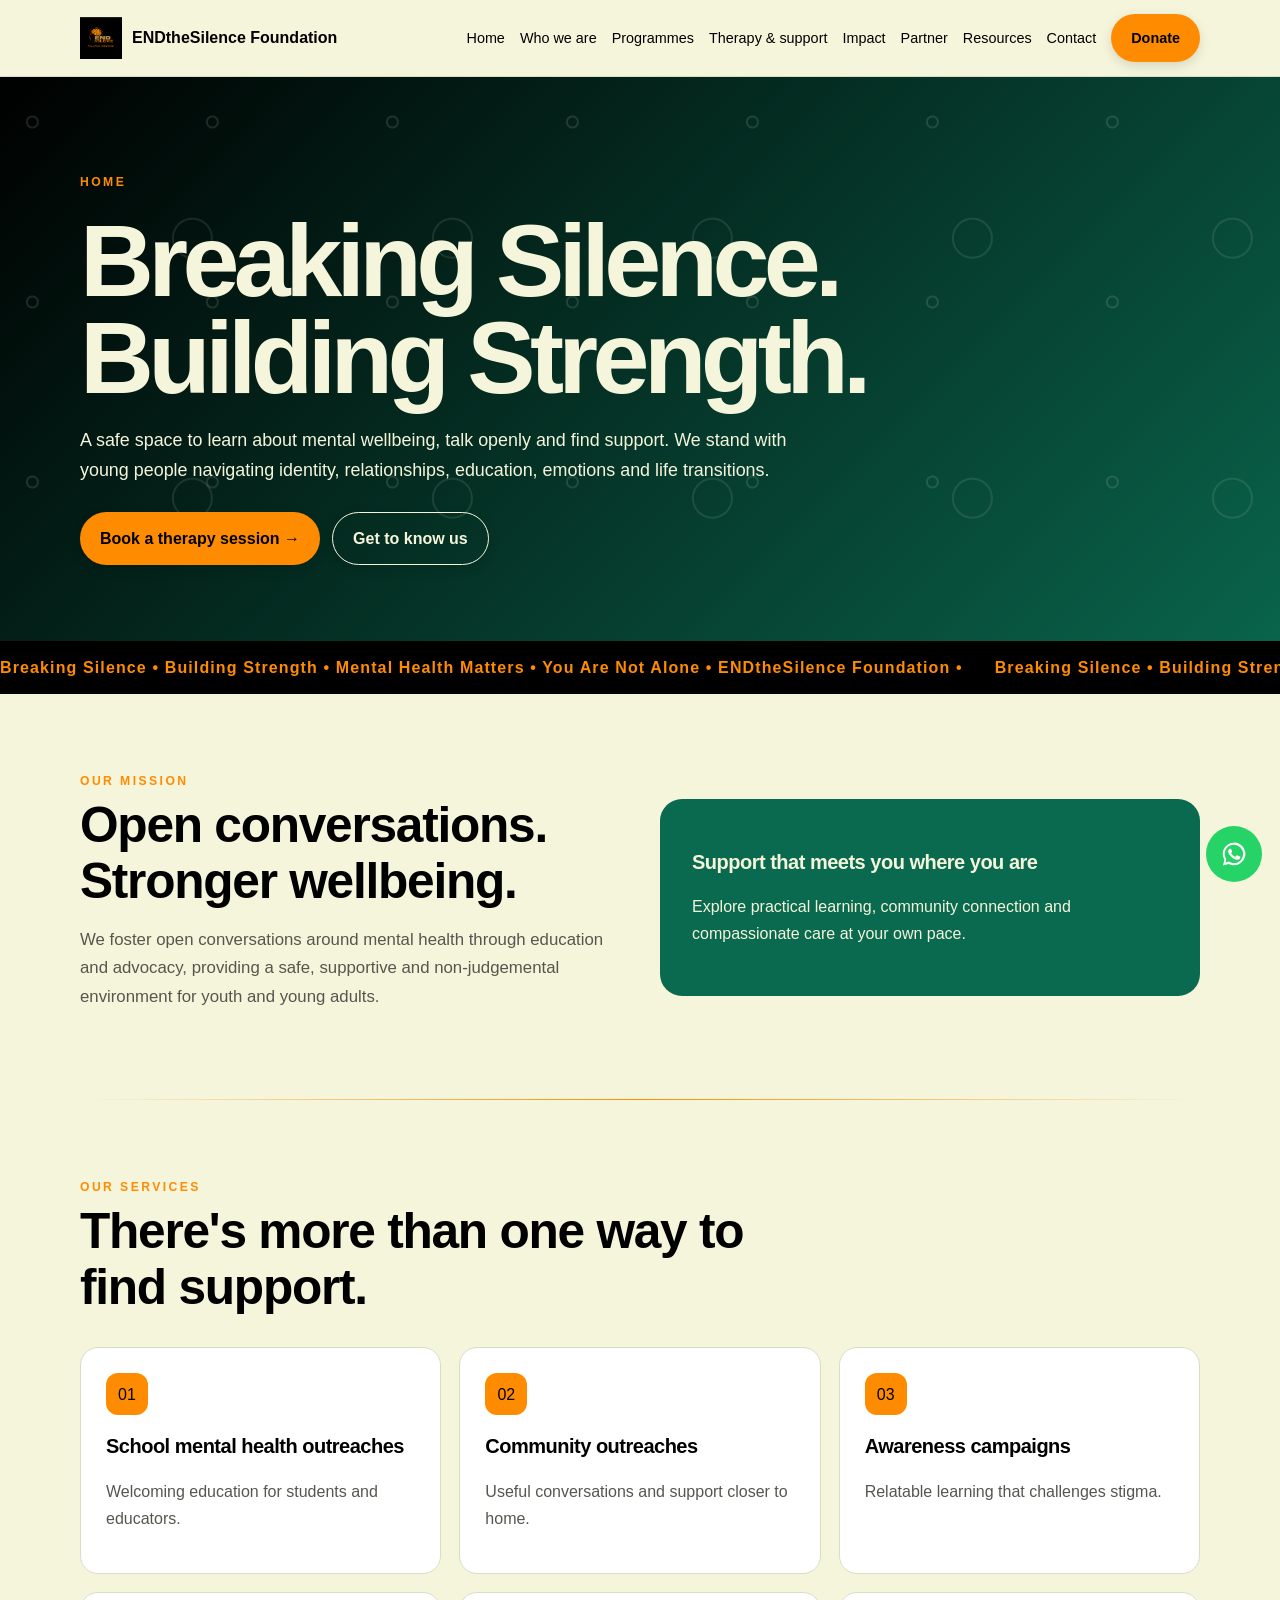
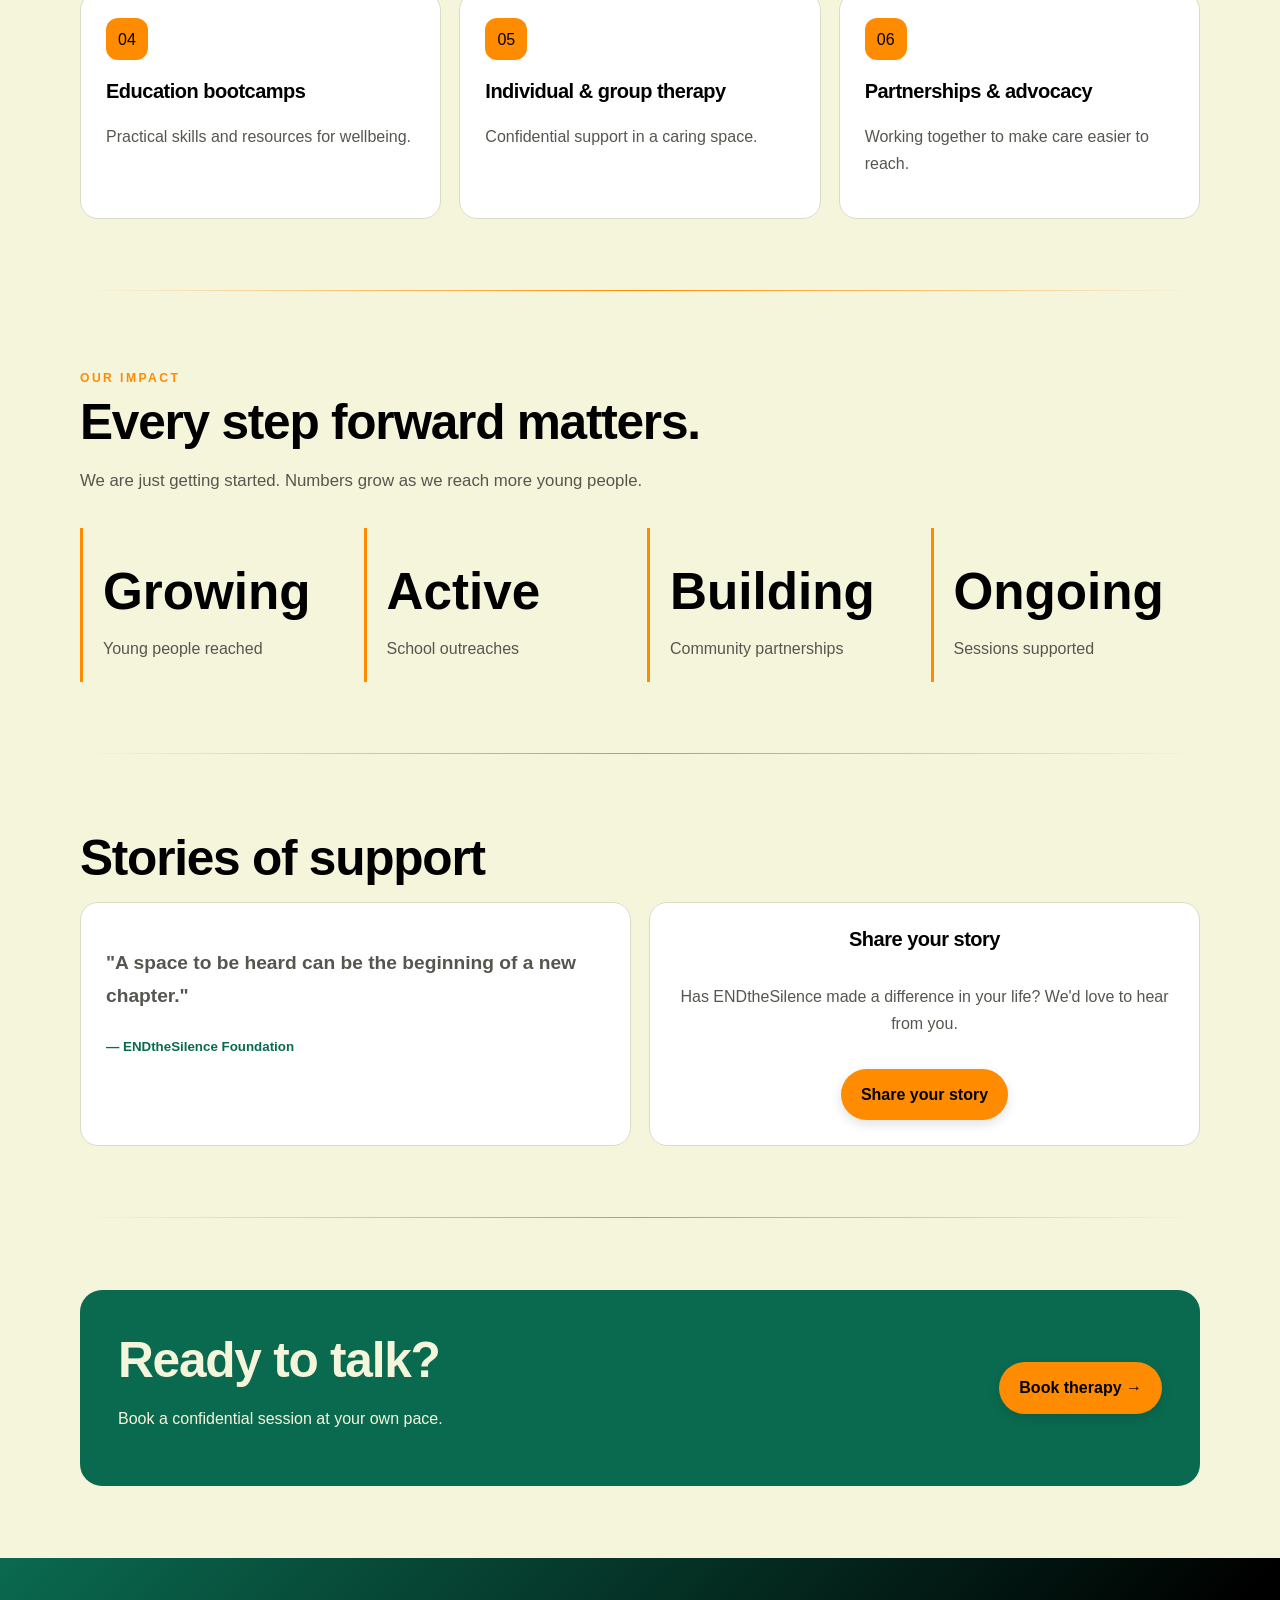
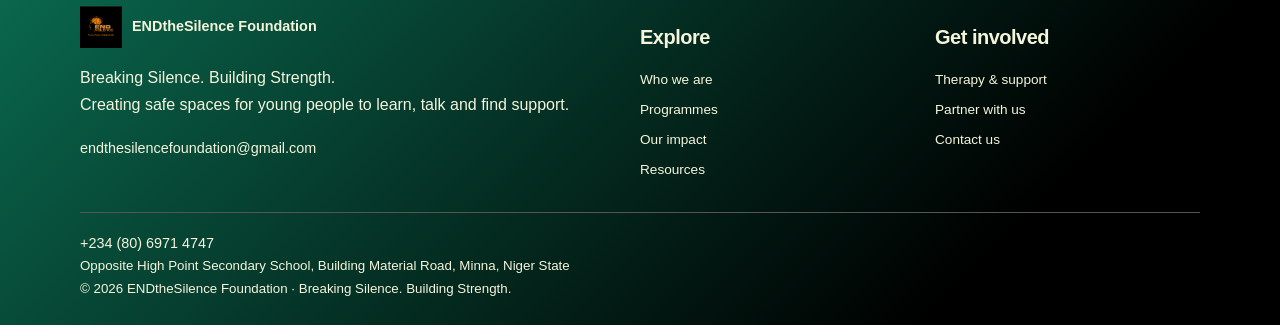
<file: index.html>
<!doctype html>
<html lang="en">
  <head>
    <meta name="google-site-verification" content="sHazVh-XO5S2Y5jY9ode3awWe8dNN1KG8k5Fr3NcpW0" />
    <meta charset="utf-8">
    <meta name="viewport" content="width=device-width, initial-scale=1">
    <meta name="description" content="A safe space to learn about mental wellbeing, talk openly and find support. We stand with young people navigating identity, relationships, education, emotions and life transitions.">
    <title>Home | ENDtheSilence Foundation</title>
    <link rel="icon" href="endthesilence foundation.png" type="image/svg+xml">
    <link rel="stylesheet" href="styles.css">
  </head>
  <body>
    <div class="scroll-progress" aria-hidden="true">
      <div class="scroll-progress__bar"></div>
    </div>
    <header class="topbar">
      <nav class="container nav" aria-label="Main navigation">
        <a class="brand" href="index.html">
          <img src="endthesilence foundation.png" alt="ENDtheSilence Foundation logo">
          <span>ENDtheSilence Foundation</span>
        </a>
        <button class="menu" type="button" aria-label="Toggle navigation" aria-expanded="false">☰</button>
        <div class="navlinks">
          <a href="index.html">Home</a>
          <a href="who-we-are.html">Who we are</a>
          <a href="programmes.html">Programmes</a>
          <a href="therapy.html">Therapy &amp; support</a>
          <a href="impact.html">Impact</a>
          <a href="partnerships.html">Partner</a>
          <a href="resources.html">Resources</a>
          <a href="contact.html">Contact</a>
          <a class="button" href="mailto:endthesilencefoundation@gmail.com?subject=Donation%20enquiry">Donate</a>
        </div>
      </nav>
    </header>
    <main>
      <section class="hero">
        <div class="container">
          <span class="eyebrow">Home</span>
          <h1>Breaking Silence. Building Strength.</h1>
          <p>A safe space to learn about mental wellbeing, talk openly and find support. We stand with young people navigating identity, relationships, education, emotions and life transitions.</p>
          <div class="hero-actions">
            <a class="button" href="therapy.html#booking">Book a therapy session →</a>
            <a class="button outline" href="who-we-are.html">Get to know us</a>
          </div>
        </div>
      </section>
      <div class="marquee" aria-label="Breaking Silence. Building Strength. Mental health matters. You are not alone.">
        <div class="marquee__track" aria-hidden="true">
          <span class="marquee__text">Breaking Silence • Building Strength • Mental Health Matters • You Are Not Alone • ENDtheSilence Foundation •</span>
          <span class="marquee__text">Breaking Silence • Building Strength • Mental Health Matters • You Are Not Alone • ENDtheSilence Foundation •</span>
        </div>
      </div>
      <section class="section">
        <div class="container split">
          <div>
            <span class="eyebrow">Our mission</span>
            <h2>Open conversations. Stronger wellbeing.</h2>
            <p class="lead">We foster open conversations around mental health through education and advocacy, providing a safe, supportive and non-judgemental environment for youth and young adults.</p>
          </div>
          <div class="panel">
            <h3>Support that meets you where you are</h3>
            <p>Explore practical learning, community connection and compassionate care at your own pace.</p>
          </div>
        </div>
      </section>
      <section class="section light">
        <div class="container">
          <div class="section-head">
            <span class="eyebrow">Our services</span>
            <h2>There's more than one way to find support.</h2>
          </div>
          <div class="grid">
            <article class="card">
              <div class="icon">01</div>
              <h3>School mental health outreaches</h3>
              <p>Welcoming education for students and educators.</p>
            </article>
            <article class="card">
              <div class="icon">02</div>
              <h3>Community outreaches</h3>
              <p>Useful conversations and support closer to home.</p>
            </article>
            <article class="card">
              <div class="icon">03</div>
              <h3>Awareness campaigns</h3>
              <p>Relatable learning that challenges stigma.</p>
            </article>
            <article class="card">
              <div class="icon">04</div>
              <h3>Education bootcamps</h3>
              <p>Practical skills and resources for wellbeing.</p>
            </article>
            <article class="card">
              <div class="icon">05</div>
              <h3>Individual &amp; group therapy</h3>
              <p>Confidential support in a caring space.</p>
            </article>
            <article class="card">
              <div class="icon">06</div>
              <h3>Partnerships &amp; advocacy</h3>
              <p>Working together to make care easier to reach.</p>
            </article>
          </div>
        </div>
      </section>
      <section class="section">
        <div class="container">
          <div class="section-head">
            <span class="eyebrow">Our impact</span>
            <h2>Every step forward matters.</h2>
            <p>We are just getting started. Numbers grow as we reach more young people.</p>
          </div>
          <div class="stats">
            <div class="stat">
              <strong>Growing</strong>
              <span>Young people reached</span>
            </div>
            <div class="stat">
              <strong>Active</strong>
              <span>School outreaches</span>
            </div>
            <div class="stat">
              <strong>Building</strong>
              <span>Community partnerships</span>
            </div>
            <div class="stat">
              <strong>Ongoing</strong>
              <span>Sessions supported</span>
            </div>
          </div>
        </div>
      </section>
      <section class="section light">
        <div class="container">
          <h2>Stories of support</h2>
          <div class="grid two">
            <article class="card">
              <p class="quote">"A space to be heard can be the beginning of a new chapter."</p>
              <small style="color:#0A6A50;font-weight:700;">— ENDtheSilence Foundation</small>
            </article>
            <article class="card" style="display:flex;flex-direction:column;justify-content:center;align-items:center;text-align:center;gap:16px;">
              <h3 style="margin:0;">Share your story</h3>
              <p>Has ENDtheSilence made a difference in your life? We'd love to hear from you.</p>
              <a href="mailto:endthesilencefoundation@gmail.com?subject=My Story" class="button">Share your story</a>
            </article>
          </div>
        </div>
      </section>
      <section class="section">
        <div class="container banner">
          <div>
            <h2>Ready to talk?</h2>
            <p>Book a confidential session at your own pace.</p>
          </div>
          <a class="button" href="therapy.html#booking">Book therapy →</a>
        </div>
      </section>
    </main>
    <footer class="footer">
      <div class="container footer-grid">
        <div>
          <a class="brand" href="index.html">
            <img src="endthesilence foundation.png" alt="ENDtheSilence Foundation logo">
            <span>ENDtheSilence Foundation</span>
          </a>
          <p>Breaking Silence. Building Strength.<br>Creating safe spaces for young people to learn, talk and find support.</p>
          <a href="mailto:endthesilencefoundation@gmail.com">endthesilencefoundation@gmail.com</a>
        </div>
        <div>
          <h3>Explore</h3>
          <div class="footer-links">
            <a href="who-we-are.html">Who we are</a>
            <a href="programmes.html">Programmes</a>
            <a href="impact.html">Our impact</a>
            <a href="resources.html">Resources</a>
          </div>
        </div>
        <div>
          <h3>Get involved</h3>
          <div class="footer-links">
            <a href="therapy.html">Therapy &amp; support</a>
            <a href="partnerships.html">Partner with us</a>
            <a href="contact.html">Contact us</a>
          </div>
        </div>
        <small class="copyright">
          <a href="tel:+2348069714747">+234 (80) 6971 4747</a>
          <br>
          Opposite High Point Secondary School, Building Material Road, Minna, Niger State
          <br>
          © 2026 ENDtheSilence Foundation · Breaking Silence. Building Strength.
        </small>
      </div>
    </footer>
    <a class="whatsapp" href="https://wa.me/2348069714747" target="_blank" rel="noreferrer" aria-label="Contact us on WhatsApp">
      <svg viewbox="0 0 32 32" aria-hidden="true">
        <path d="M16 3a12.8 12.8 0 0 0-10.9 19.5L3.4 29l6.7-1.7A12.9 12.9 0 1 0 16 3Zm0 23.4c-1.9 0-3.8-.5-5.4-1.5l-.4-.2-4 .9 1-3.9-.3-.4A10.5 10.5 0 1 1 16 26.4Zm5.8-7.9c-.3-.2-1.9-.9-2.2-1s-.5-.2-.7.2-.8 1-1 1.2-.4.2-.7.1a8.7 8.7 0 0 1-2.6-1.6 9.8 9.8 0 0 1-1.8-2.2c-.2-.3 0-.5.1-.7l.5-.6.3-.5c.1-.2 0-.4 0-.6s-.7-1.8-1-2.4c-.2-.6-.5-.5-.7-.5h-.6c-.2 0-.6.1-.9.4s-1.2 1.2-1.2 2.8 1.2 3.2 1.4 3.4c.2.2 2.4 3.7 5.8 5.1.8.4 1.5.6 2 .7.9.3 1.7.2 2.3.1.7-.1 1.9-.8 2.2-1.6.3-.8.3-1.5.2-1.6s-.2-.3-.5-.4Z"></path>
      </svg>
    </a>
    <script src="script.js"></script>
  </body>
</html>
</file>
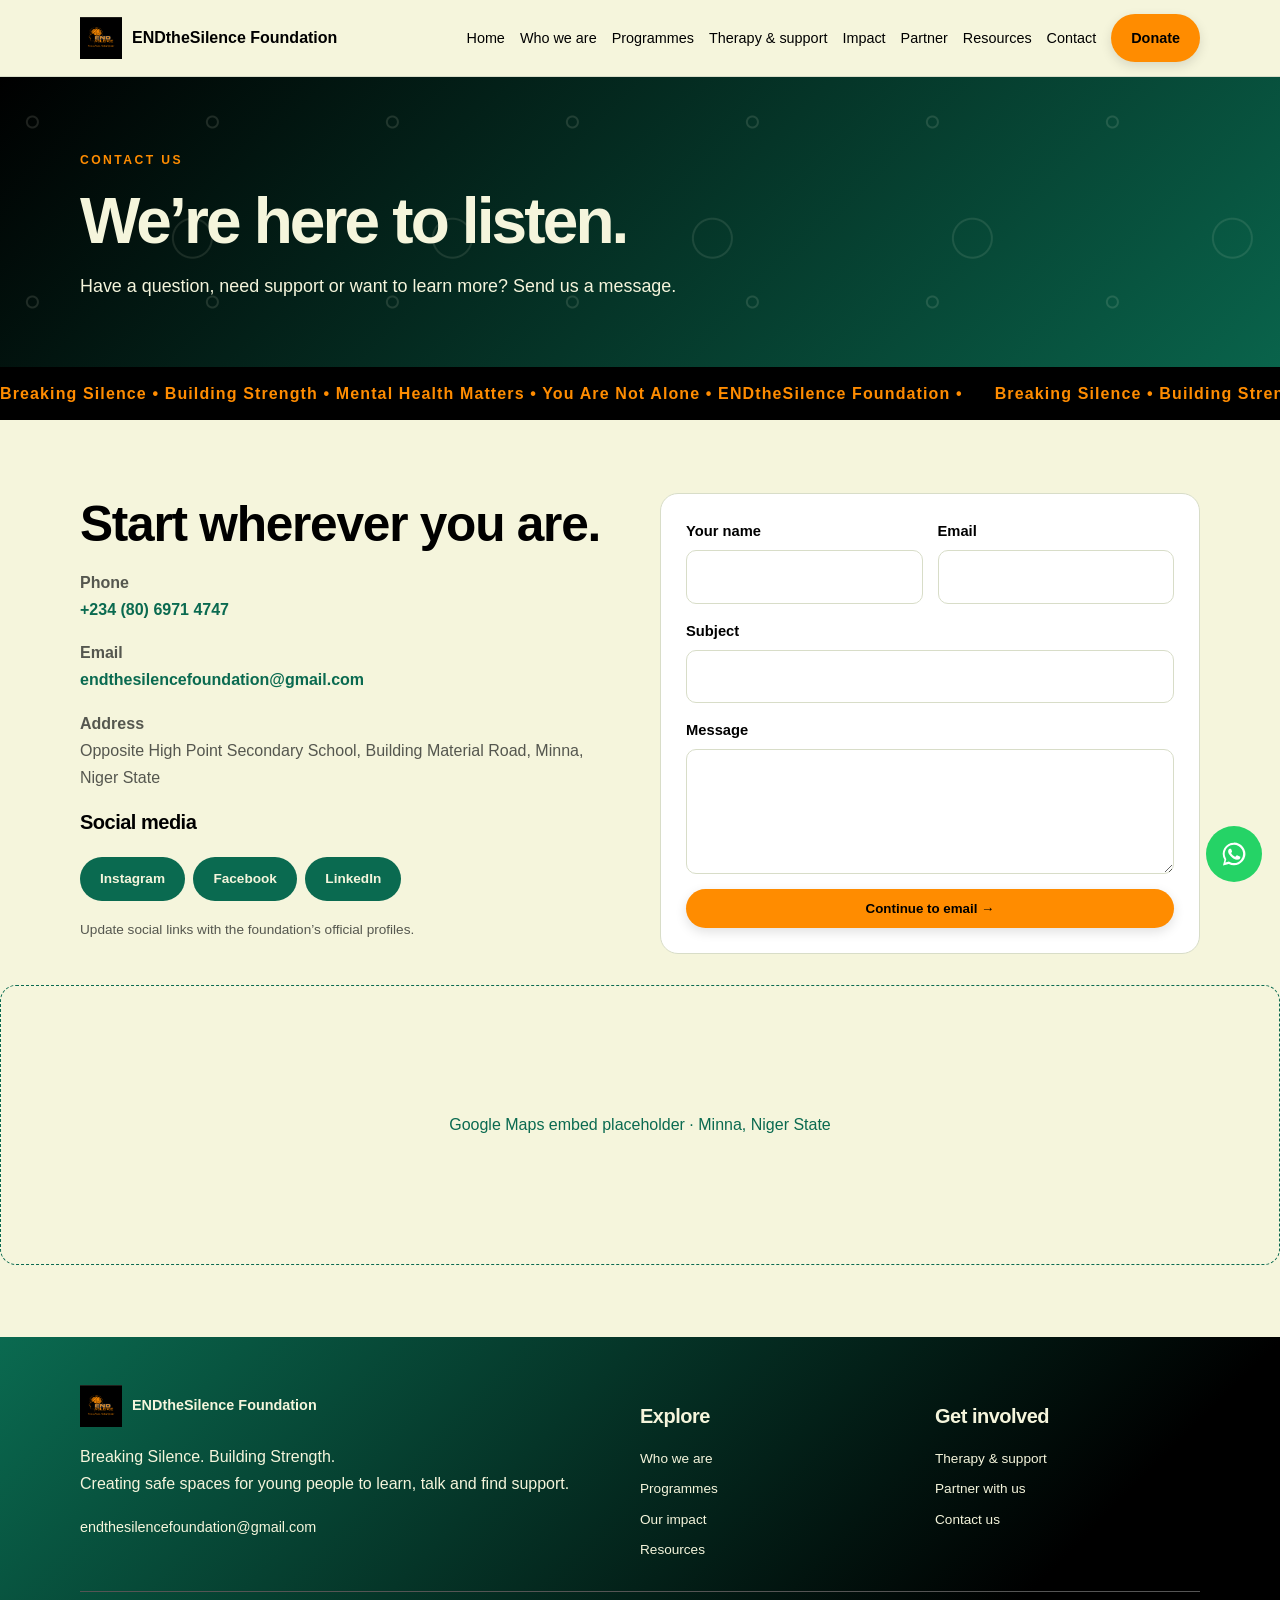
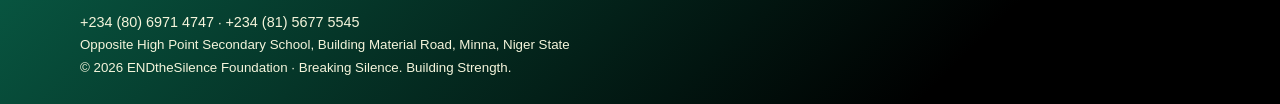
<file: contact.html>
<!doctype html>
<html lang="en">
  <head>
    <meta charset="utf-8">
    <meta name="viewport" content="width=device-width, initial-scale=1">
    <meta name="description" content="Have a question, need support or want to learn more? Send us a message.">
    <title>
      Contact Us | ENDtheSilence Foundation
    </title>
    <link rel="icon" href="endthesilence foundation.png" type="image/svg+xml">
    <link rel="stylesheet" href="styles.css">
  </head>
  <body>
    <div class="scroll-progress" aria-hidden="true">
      <div class="scroll-progress__bar">
      </div>
    </div>
    <header class="topbar">
      <nav class="container nav" aria-label="Main navigation">
        <a class="brand" href="index.html">
          <img src="endthesilence foundation.png" alt="ENDtheSilence Foundation logo">
          <span>
            ENDtheSilence Foundation
          </span>
        </a>
        <button class="menu" type="button" aria-label="Toggle navigation" aria-expanded="false">
          ☰
        </button>
        <div class="navlinks">
          <a href="index.html">
            Home
          </a>
          <a href="who-we-are.html">
            Who we are
          </a>
          <a href="programmes.html">
            Programmes
          </a>
          <a href="therapy.html">
            Therapy &amp; support
          </a>
          <a href="impact.html">
            Impact
          </a>
          <a href="partnerships.html">
            Partner
          </a>
          <a href="resources.html">
            Resources
          </a>
          <a href="contact.html">
            Contact
          </a>
          <a class="button" href="mailto:endthesilencefoundation@gmail.com?subject=Donation%20enquiry">
            Donate
          </a>
        </div>
      </nav>
    </header>
    <main>
      <section class="page-hero">
        <div class="container">
          <span class="eyebrow">
            Contact Us
          </span>
          <h1>
            We’re here to listen.
          </h1>
          <p>
            Have a question, need support or want to learn more? Send us a message.
          </p>
        </div>
      </section>
      <div class="marquee" aria-label="Breaking Silence. Building Strength. Mental health matters. You are not alone.">
        <div class="marquee__track" aria-hidden="true">
          <span class="marquee__text">
            Breaking Silence • Building Strength • Mental Health Matters • You Are Not Alone • ENDtheSilence Foundation •
          </span>
          <span class="marquee__text">
            Breaking Silence • Building Strength • Mental Health Matters • You Are Not Alone • ENDtheSilence Foundation •
          </span>
        </div>
      </div>
      <section class="section">
        <div class="container split">
          <div>
            <h2>
              Start wherever you are.
            </h2>
            <p>
              <strong>
                Phone
              </strong>
              <br>
              <a href="tel:+2348069714747">
                +234 (80) 6971 4747
              </a>
            </p>
            <p>
              <strong>
                Email
              </strong>
              <br>
              <a href="mailto:endthesilencefoundation@gmail.com">
                endthesilencefoundation@gmail.com
              </a>
            </p>
            <p>
              <strong>
                Address
              </strong>
              <br>
              Opposite High Point Secondary School, Building Material Road, Minna, Niger State
            </p>
            <h3>
              Social media
            </h3>
            <a class="pill" href="https://www.instagram.com/enduranceibrahim396?stkn=OXVkZGozNmp5MXVn">
              Instagram
            </a>
            <a class="pill" href="https://www.facebook.com/profile.php?id=100084377267579">
              Facebook
            </a>
            <a class="pill" href="https://www.linkedin.com/in/ibrahim-endurance-76060228a?utm_source=share_via&utm_content=profile&utm_medium=member_android">
              LinkedIn
            </a>
            <p class="small-note">
              Update social links with the foundation’s official profiles.
            </p>
          </div>
          <form class="card form" data-mailto data-subject="Website contact">
            <div class="field">
              <label for="contact-name">
                Your name
              </label>
              <input id="contact-name" name="Name" required>
            </div>
            <div class="field">
              <label for="contact-email">
                Email
              </label>
              <input id="contact-email" name="Email" type="email" required>
            </div>
            <div class="field full">
              <label for="subject">
                Subject
              </label>
              <input id="subject" name="Subject" required>
            </div>
            <div class="field full">
              <label for="message">
                Message
              </label>
              <textarea id="message" name="Message" required>
              </textarea>
            </div>
            <div class="field full">
              <button class="button" type="submit">
                Continue to email →
              </button>
            </div>
          </form>
        </div>
        <div class="placeholder" style="margin-top:30px;min-height:280px">
          Google Maps embed placeholder · Minna, Niger State
        </div>
      </section>
    </main>
    <footer class="footer">
      <div class="container footer-grid">
        <div>
          <a class="brand" href="index.html">
            <img src="endthesilence foundation.png" alt="ENDtheSilence Foundation logo">
            <span>
              ENDtheSilence Foundation
            </span>
          </a>
          <p>
            Breaking Silence. Building Strength.
            <br>
            Creating safe spaces for young people to learn, talk and find support.
          </p>
          <a href="mailto:endthesilencefoundation@gmail.com">
            endthesilencefoundation@gmail.com
          </a>
        </div>
        <div>
          <h3>
            Explore
          </h3>
          <div class="footer-links">
            <a href="who-we-are.html">
              Who we are
            </a>
            <a href="programmes.html">
              Programmes
            </a>
            <a href="impact.html">
              Our impact
            </a>
            <a href="resources.html">
              Resources
            </a>
          </div>
        </div>
        <div>
          <h3>
            Get involved
          </h3>
          <div class="footer-links">
            <a href="therapy.html">
              Therapy &amp; support
            </a>
            <a href="partnerships.html">
              Partner with us
            </a>
            <a href="contact.html">
              Contact us
            </a>
          </div>
        </div>
        <small class="copyright">
          <a href="tel:+2348069714747">
            +234 (80) 6971 4747
          </a>
          ·
          <a href="tel:+2348156775545">
            +234 (81) 5677 5545
          </a>
          <br>
          Opposite High Point Secondary School, Building Material Road, Minna, Niger State
          <br>
          © 2026 ENDtheSilence Foundation · Breaking Silence. Building Strength.
        </small>
      </div>
    </footer>
    <a class="whatsapp" href="https://wa.me/2348082156362" target="_blank" rel="noreferrer" aria-label="Contact us on WhatsApp">
      <svg viewbox="0 0 32 32" aria-hidden="true">
        <path d="M16 3a12.8 12.8 0 0 0-10.9 19.5L3.4 29l6.7-1.7A12.9 12.9 0 1 0 16 3Zm0 23.4c-1.9 0-3.8-.5-5.4-1.5l-.4-.2-4 .9 1-3.9-.3-.4A10.5 10.5 0 1 1 16 26.4Zm5.8-7.9c-.3-.2-1.9-.9-2.2-1s-.5-.2-.7.2-.8 1-1 1.2-.4.2-.7.1a8.7 8.7 0 0 1-2.6-1.6 9.8 9.8 0 0 1-1.8-2.2c-.2-.3 0-.5.1-.7l.5-.6.3-.5c.1-.2 0-.4 0-.6s-.7-1.8-1-2.4c-.2-.6-.5-.5-.7-.5h-.6c-.2 0-.6.1-.9.4s-1.2 1.2-1.2 2.8 1.2 3.2 1.4 3.4c.2.2 2.4 3.7 5.8 5.1.8.4 1.5.6 2 .7.9.3 1.7.2 2.3.1.7-.1 1.9-.8 2.2-1.6.3-.8.3-1.5.2-1.6s-.2-.3-.5-.4Z">
        </path>
      </svg>
    </a>
    <script src="script.js">
    </script>
  </body>
</html>
</file>
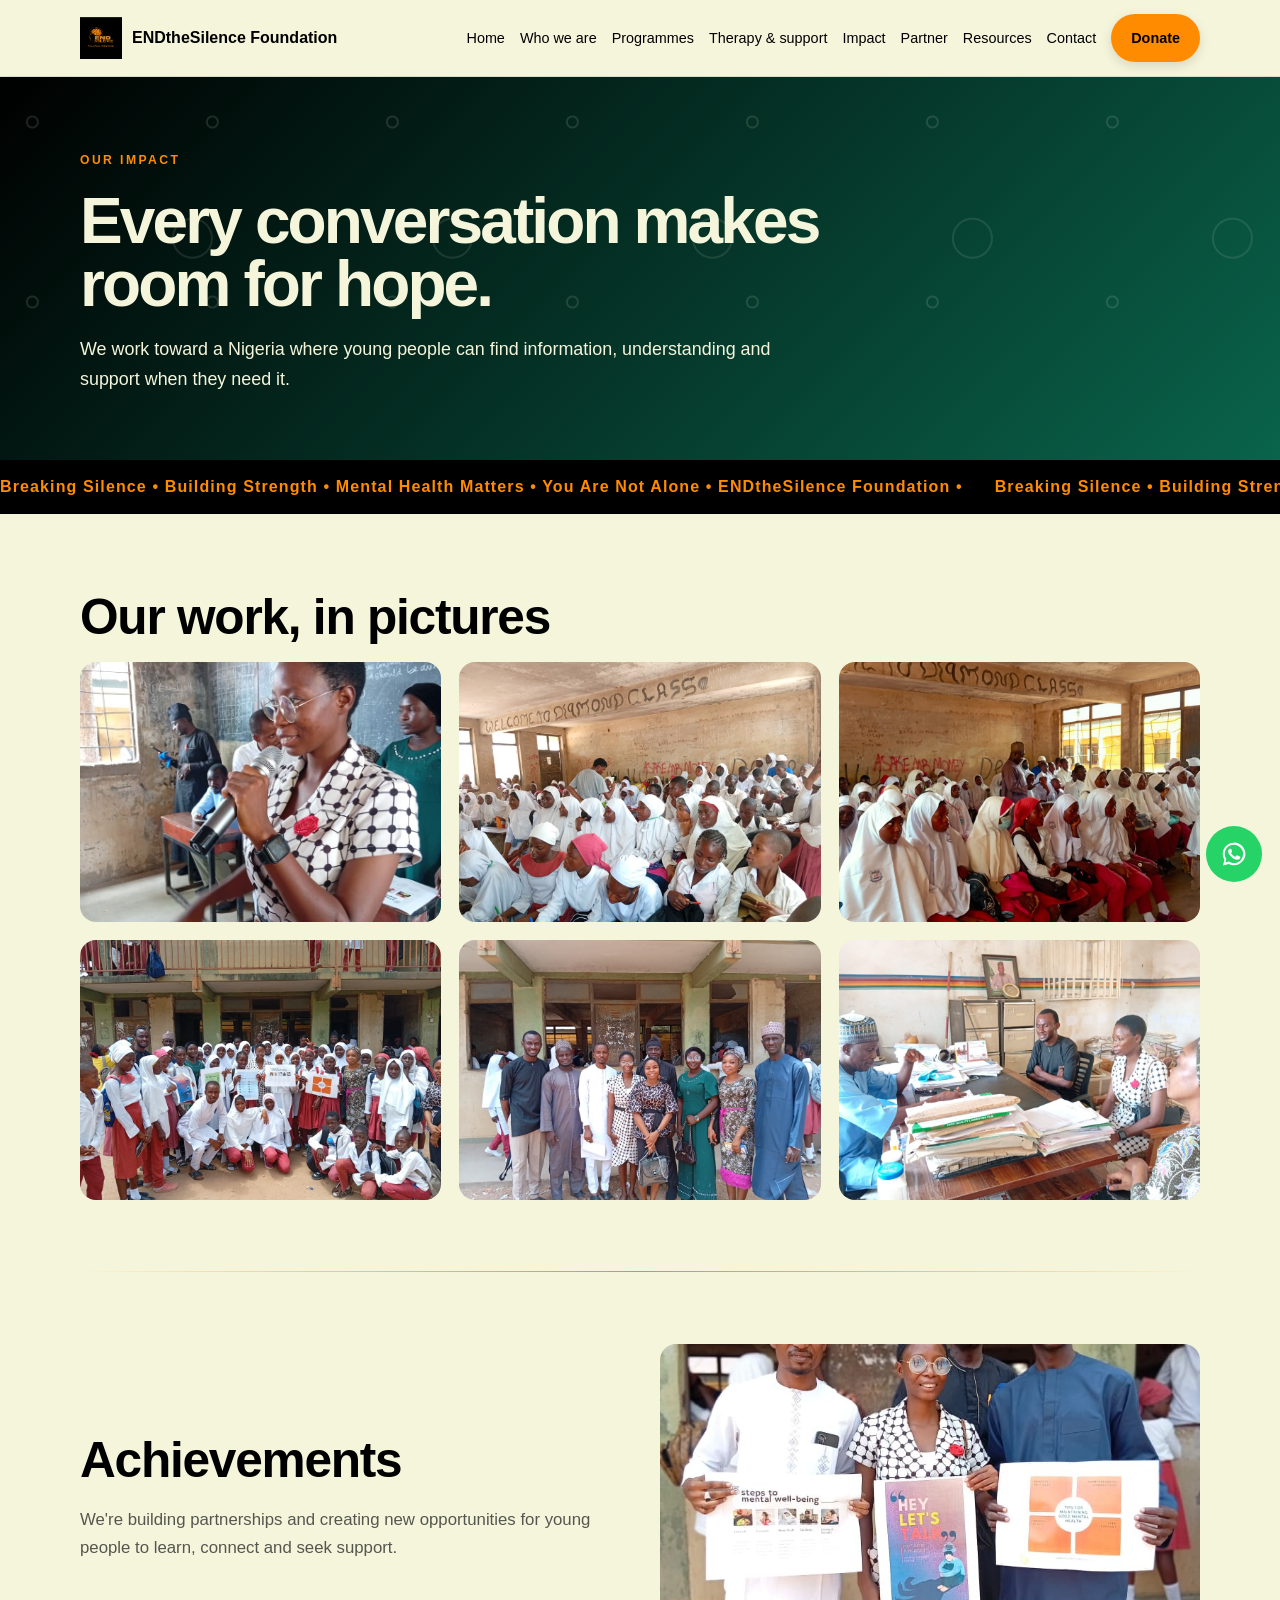
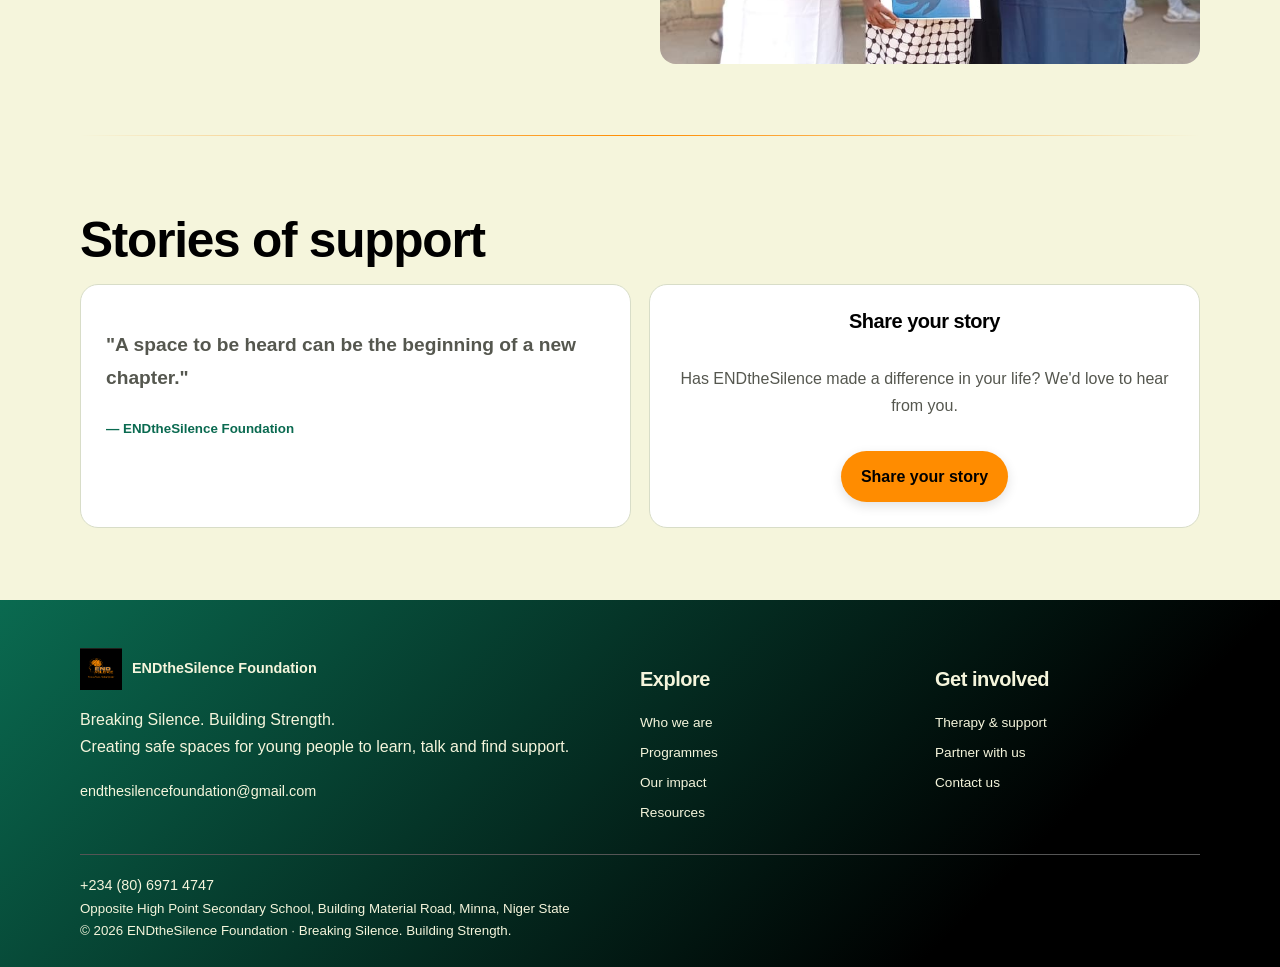
<file: impact.html>
<!doctype html>
<html lang="en">
  <head>
    <meta charset="utf-8">
    <meta name="viewport" content="width=device-width, initial-scale=1">
    <meta name="description" content="We work toward a Nigeria where young people can find information, understanding and support when they need it.">
    <title>Our Impact | ENDtheSilence Foundation</title>
    <link rel="icon" href="endthesilence foundation.png" type="image/svg+xml">
    <link rel="stylesheet" href="styles.css">
  </head>
  <body>
    <div class="scroll-progress" aria-hidden="true">
      <div class="scroll-progress__bar"></div>
    </div>
    <header class="topbar">
      <nav class="container nav" aria-label="Main navigation">
        <a class="brand" href="index.html">
          <img src="endthesilence foundation.png" alt="ENDtheSilence Foundation logo">
          <span>ENDtheSilence Foundation</span>
        </a>
        <button class="menu" type="button" aria-label="Toggle navigation" aria-expanded="false">☰</button>
        <div class="navlinks">
          <a href="index.html">Home</a>
          <a href="who-we-are.html">Who we are</a>
          <a href="programmes.html">Programmes</a>
          <a href="therapy.html">Therapy &amp; support</a>
          <a href="impact.html">Impact</a>
          <a href="partnerships.html">Partner</a>
          <a href="resources.html">Resources</a>
          <a href="contact.html">Contact</a>
          <a class="button" href="mailto:endthesilencefoundation@gmail.com?subject=Donation%20enquiry">Donate</a>
        </div>
      </nav>
    </header>
    <main>
      <section class="page-hero">
        <div class="container">
          <span class="eyebrow">Our Impact</span>
          <h1>Every conversation makes room for hope.</h1>
          <p>We work toward a Nigeria where young people can find information, understanding and support when they need it.</p>
        </div>
      </section>
      <div class="marquee" aria-label="Breaking Silence. Building Strength. Mental health matters. You are not alone.">
        <div class="marquee__track" aria-hidden="true">
          <span class="marquee__text">Breaking Silence • Building Strength • Mental Health Matters • You Are Not Alone • ENDtheSilence Foundation •</span>
          <span class="marquee__text">Breaking Silence • Building Strength • Mental Health Matters • You Are Not Alone • ENDtheSilence Foundation •</span>
        </div>
      </div>
      <section class="section">
        <div class="container">
          <h2>Our work, in pictures</h2>
          <div class="grid">
            <img src="endthesilence photos/ceo speech.jpeg" alt="CEO speaking at school outreach" style="width:100%;height:260px;object-fit:cover;border-radius:16px;">
            <img src="endthesilence photos/student at mental health outreach.jpeg" alt="Students at mental health outreach" style="width:100%;height:260px;object-fit:cover;border-radius:16px;">
            <img src="endthesilence photos/students listening.jpeg" alt="Students listening attentively" style="width:100%;height:260px;object-fit:cover;border-radius:16px;">
            <img src="endthesilence photos/students attendance.jpeg" alt="Large group outreach photo" style="width:100%;height:260px;object-fit:cover;border-radius:16px;">
            <img src="endthesilence photos/ceo with teachers.jpeg" alt="Team with school staff" style="width:100%;height:260px;object-fit:cover;border-radius:16px;">
            <img src="endthesilence photos/headmaster office.jpeg" alt="Meeting with headmaster" style="width:100%;height:260px;object-fit:cover;border-radius:16px;">
          </div>
        </div>
      </section>
      <section class="section light">
        <div class="container split">
          <div>
            <h2>Achievements</h2>
            <p class="lead">We're building partnerships and creating new opportunities for young people to learn, connect and seek support.</p>
          </div>
          <img src="endthesilence photos/ceo with staff.jpeg" alt="CEO with staff holding mental health materials" style="width:100%;height:320px;object-fit:cover;border-radius:16px;">
        </div>
      </section>
      <section class="section">
        <div class="container">
          <h2>Stories of support</h2>
          <div class="grid two">
            <article class="card">
              <p class="quote">"A space to be heard can be the beginning of a new chapter."</p>
              <small style="color:#0A6A50;font-weight:700;">— ENDtheSilence Foundation</small>
            </article>
            <article class="card" style="display:flex;flex-direction:column;justify-content:center;align-items:center;text-align:center;gap:16px;">
              <h3 style="margin:0;">Share your story</h3>
              <p>Has ENDtheSilence made a difference in your life? We'd love to hear from you.</p>
              <a href="mailto:endthesilencefoundation@gmail.com?subject=My Story" class="button">Share your story</a>
            </article>
          </div>
        </div>
      </section>
    </main>
    <footer class="footer">
      <div class="container footer-grid">
        <div>
          <a class="brand" href="index.html">
            <img src="endthesilence foundation.png" alt="ENDtheSilence Foundation logo">
            <span>ENDtheSilence Foundation</span>
          </a>
          <p>Breaking Silence. Building Strength.<br>Creating safe spaces for young people to learn, talk and find support.</p>
          <a href="mailto:endthesilencefoundation@gmail.com">endthesilencefoundation@gmail.com</a>
        </div>
        <div>
          <h3>Explore</h3>
          <div class="footer-links">
            <a href="who-we-are.html">Who we are</a>
            <a href="programmes.html">Programmes</a>
            <a href="impact.html">Our impact</a>
            <a href="resources.html">Resources</a>
          </div>
        </div>
        <div>
          <h3>Get involved</h3>
          <div class="footer-links">
            <a href="therapy.html">Therapy &amp; support</a>
            <a href="partnerships.html">Partner with us</a>
            <a href="contact.html">Contact us</a>
          </div>
        </div>
        <small class="copyright">
          <a href="tel:+2348069714747">+234 (80) 6971 4747</a>
          <br>
          Opposite High Point Secondary School, Building Material Road, Minna, Niger State
          <br>
          © 2026 ENDtheSilence Foundation · Breaking Silence. Building Strength.
        </small>
      </div>
    </footer>
    <a class="whatsapp" href="https://wa.me/2348069714747" target="_blank" rel="noreferrer" aria-label="Contact us on WhatsApp">
      <svg viewbox="0 0 32 32" aria-hidden="true">
        <path d="M16 3a12.8 12.8 0 0 0-10.9 19.5L3.4 29l6.7-1.7A12.9 12.9 0 1 0 16 3Zm0 23.4c-1.9 0-3.8-.5-5.4-1.5l-.4-.2-4 .9 1-3.9-.3-.4A10.5 10.5 0 1 1 16 26.4Zm5.8-7.9c-.3-.2-1.9-.9-2.2-1s-.5-.2-.7.2-.8 1-1 1.2-.4.2-.7.1a8.7 8.7 0 0 1-2.6-1.6 9.8 9.8 0 0 1-1.8-2.2c-.2-.3 0-.5.1-.7l.5-.6.3-.5c.1-.2 0-.4 0-.6s-.7-1.8-1-2.4c-.2-.6-.5-.5-.7-.5h-.6c-.2 0-.6.1-.9.4s-1.2 1.2-1.2 2.8 1.2 3.2 1.4 3.4c.2.2 2.4 3.7 5.8 5.1.8.4 1.5.6 2 .7.9.3 1.7.2 2.3.1.7-.1 1.9-.8 2.2-1.6.3-.8.3-1.5.2-1.6s-.2-.3-.5-.4Z"></path>
      </svg>
    </a>
    <script src="script.js"></script>
  </body>
</html>
</file>
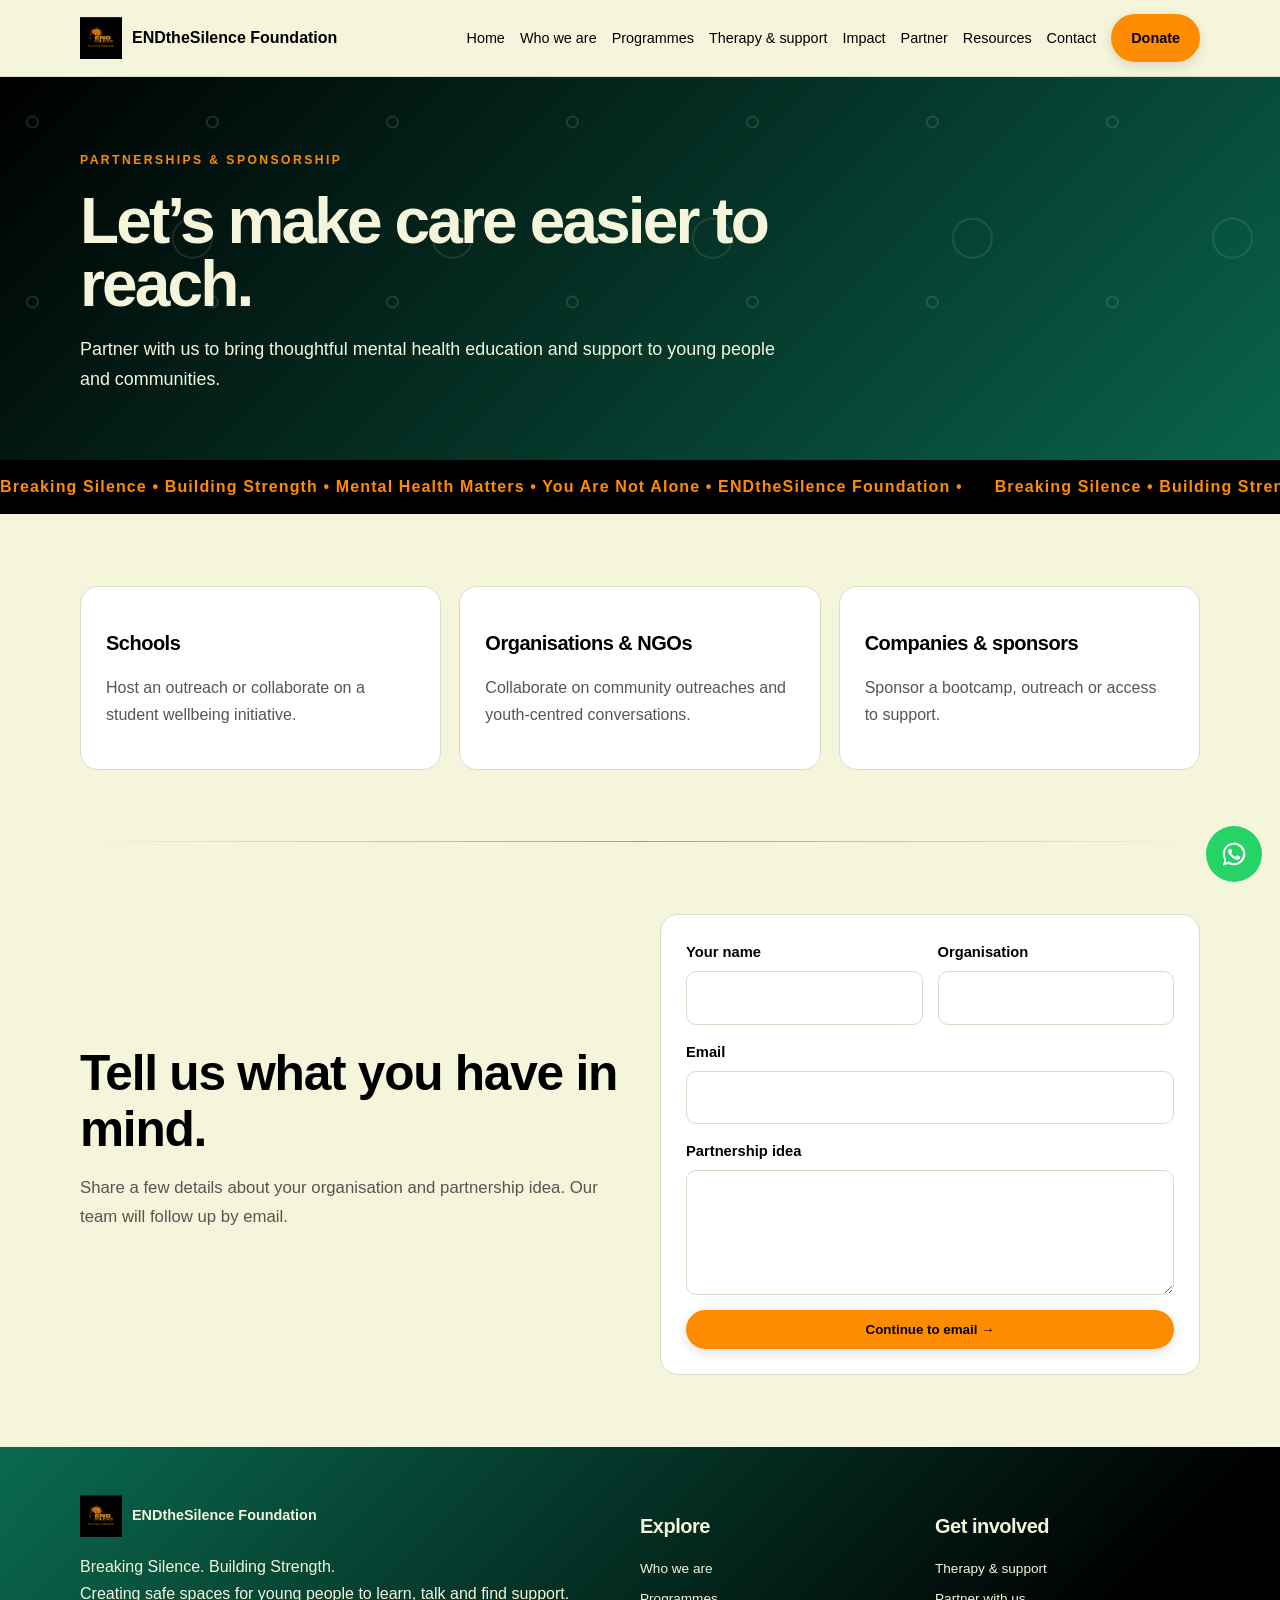
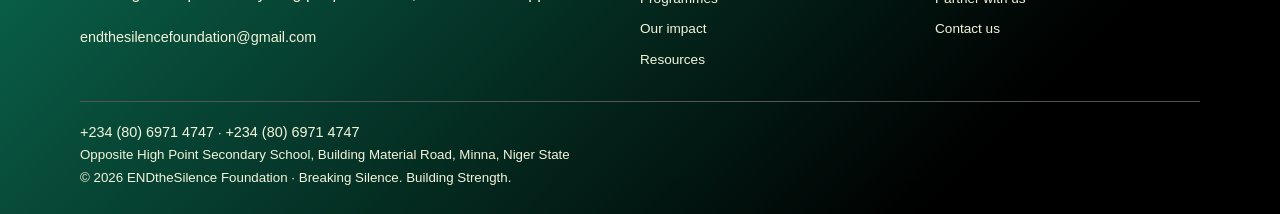
<file: partnerships.html>
<!doctype html>
<html lang="en">
  <head>
    <meta charset="utf-8">
    <meta name="viewport" content="width=device-width, initial-scale=1">
    <meta name="description" content="Partner with us to bring thoughtful mental health education and support to young people and communities.">
    <title>
      Partnerships &amp; Sponsorship | ENDtheSilence Foundation
    </title>
    <link rel="icon" href="endthesilence foundation.png" type="image/svg+xml">
    <link rel="stylesheet" href="styles.css">
  </head>
  <body>
    <div class="scroll-progress" aria-hidden="true">
      <div class="scroll-progress__bar">
      </div>
    </div>
    <header class="topbar">
      <nav class="container nav" aria-label="Main navigation">
        <a class="brand" href="index.html">
          <img src="endthesilence foundation.png" alt="ENDtheSilence Foundation logo">
          <span>
            ENDtheSilence Foundation
          </span>
        </a>
        <button class="menu" type="button" aria-label="Toggle navigation" aria-expanded="false">
          ☰
        </button>
        <div class="navlinks">
          <a href="index.html">
            Home
          </a>
          <a href="who-we-are.html">
            Who we are
          </a>
          <a href="programmes.html">
            Programmes
          </a>
          <a href="therapy.html">
            Therapy &amp; support
          </a>
          <a href="impact.html">
            Impact
          </a>
          <a href="partnerships.html">
            Partner
          </a>
          <a href="resources.html">
            Resources
          </a>
          <a href="contact.html">
            Contact
          </a>
          <a class="button" href="mailto:endthesilencefoundation@gmail.com?subject=Donation%20enquiry">
            Donate
          </a>
        </div>
      </nav>
    </header>
    <main>
      <section class="page-hero">
        <div class="container">
          <span class="eyebrow">
            Partnerships &amp; Sponsorship
          </span>
          <h1>
            Let’s make care easier to reach.
          </h1>
          <p>
            Partner with us to bring thoughtful mental health education and support to young people and communities.
          </p>
        </div>
      </section>
      <div class="marquee" aria-label="Breaking Silence. Building Strength. Mental health matters. You are not alone.">
        <div class="marquee__track" aria-hidden="true">
          <span class="marquee__text">
            Breaking Silence • Building Strength • Mental Health Matters • You Are Not Alone • ENDtheSilence Foundation •
          </span>
          <span class="marquee__text">
            Breaking Silence • Building Strength • Mental Health Matters • You Are Not Alone • ENDtheSilence Foundation •
          </span>
        </div>
      </div>
      <section class="section">
        <div class="container grid">
          <article class="card">
            <h3>
              Schools
            </h3>
            <p>
              Host an outreach or collaborate on a student wellbeing initiative.
            </p>
          </article>
          <article class="card">
            <h3>
              Organisations &amp; NGOs
            </h3>
            <p>
              Collaborate on community outreaches and youth-centred conversations.
            </p>
          </article>
          <article class="card">
            <h3>
              Companies &amp; sponsors
            </h3>
            <p>
              Sponsor a bootcamp, outreach or access to support.
            </p>
          </article>
        </div>
      </section>
      <section class="section light">
        <div class="container split">
          <div>
            <h2>
              Tell us what you have in mind.
            </h2>
            <p class="lead">
              Share a few details about your organisation and partnership idea. Our team will follow up by email.
            </p>
          </div>
          <form class="card form" data-mailto data-subject="Partnership enquiry">
            <div class="field">
              <label for="partner-name">
                Your name
              </label>
              <input id="partner-name" name="Name" required>
            </div>
            <div class="field">
              <label for="organisation">
                Organisation
              </label>
              <input id="organisation" name="Organisation" required>
            </div>
            <div class="field full">
              <label for="partner-email">
                Email
              </label>
              <input id="partner-email" name="Email" type="email" required>
            </div>
            <div class="field full">
              <label for="idea">
                Partnership idea
              </label>
              <textarea id="idea" name="Partnership idea" required>
              </textarea>
            </div>
            <div class="field full">
              <button class="button" type="submit">
                Continue to email →
              </button>
            </div>
          </form>
        </div>
      </section>
    </main>
    <footer class="footer">
      <div class="container footer-grid">
        <div>
          <a class="brand" href="index.html">
            <img src="endthesilence foundation.png" alt="ENDtheSilence Foundation logo">
            <span>
              ENDtheSilence Foundation
            </span>
          </a>
          <p>
            Breaking Silence. Building Strength.
            <br>
            Creating safe spaces for young people to learn, talk and find support.
          </p>
          <a href="mailto:endthesilencefoundation@gmail.com">
            endthesilencefoundation@gmail.com
          </a>
        </div>
        <div>
          <h3>
            Explore
          </h3>
          <div class="footer-links">
            <a href="who-we-are.html">
              Who we are
            </a>
            <a href="programmes.html">
              Programmes
            </a>
            <a href="impact.html">
              Our impact
            </a>
            <a href="resources.html">
              Resources
            </a>
          </div>
        </div>
        <div>
          <h3>
            Get involved
          </h3>
          <div class="footer-links">
            <a href="therapy.html">
              Therapy &amp; support
            </a>
            <a href="partnerships.html">
              Partner with us
            </a>
            <a href="contact.html">
              Contact us
            </a>
          </div>
        </div>
        <small class="copyright">
          <a href="tel:+2348069714747">
            +234 (80) 6971 4747
          </a>
          ·
          <a href="tel:+2348069714747">
            +234 (80) 6971 4747
          </a>
          <br>
          Opposite High Point Secondary School, Building Material Road, Minna, Niger State
          <br>
          © 2026 ENDtheSilence Foundation · Breaking Silence. Building Strength.
        </small>
      </div>
    </footer>
    <a class="whatsapp" href="https://wa.me/2348069714747" target="_blank" rel="noreferrer" aria-label="Contact us on WhatsApp">
      <svg viewbox="0 0 32 32" aria-hidden="true">
        <path d="M16 3a12.8 12.8 0 0 0-10.9 19.5L3.4 29l6.7-1.7A12.9 12.9 0 1 0 16 3Zm0 23.4c-1.9 0-3.8-.5-5.4-1.5l-.4-.2-4 .9 1-3.9-.3-.4A10.5 10.5 0 1 1 16 26.4Zm5.8-7.9c-.3-.2-1.9-.9-2.2-1s-.5-.2-.7.2-.8 1-1 1.2-.4.2-.7.1a8.7 8.7 0 0 1-2.6-1.6 9.8 9.8 0 0 1-1.8-2.2c-.2-.3 0-.5.1-.7l.5-.6.3-.5c.1-.2 0-.4 0-.6s-.7-1.8-1-2.4c-.2-.6-.5-.5-.7-.5h-.6c-.2 0-.6.1-.9.4s-1.2 1.2-1.2 2.8 1.2 3.2 1.4 3.4c.2.2 2.4 3.7 5.8 5.1.8.4 1.5.6 2 .7.9.3 1.7.2 2.3.1.7-.1 1.9-.8 2.2-1.6.3-.8.3-1.5.2-1.6s-.2-.3-.5-.4Z">
        </path>
      </svg>
    </a>
    <script src="script.js">
    </script>
  </body>
</html>
</file>
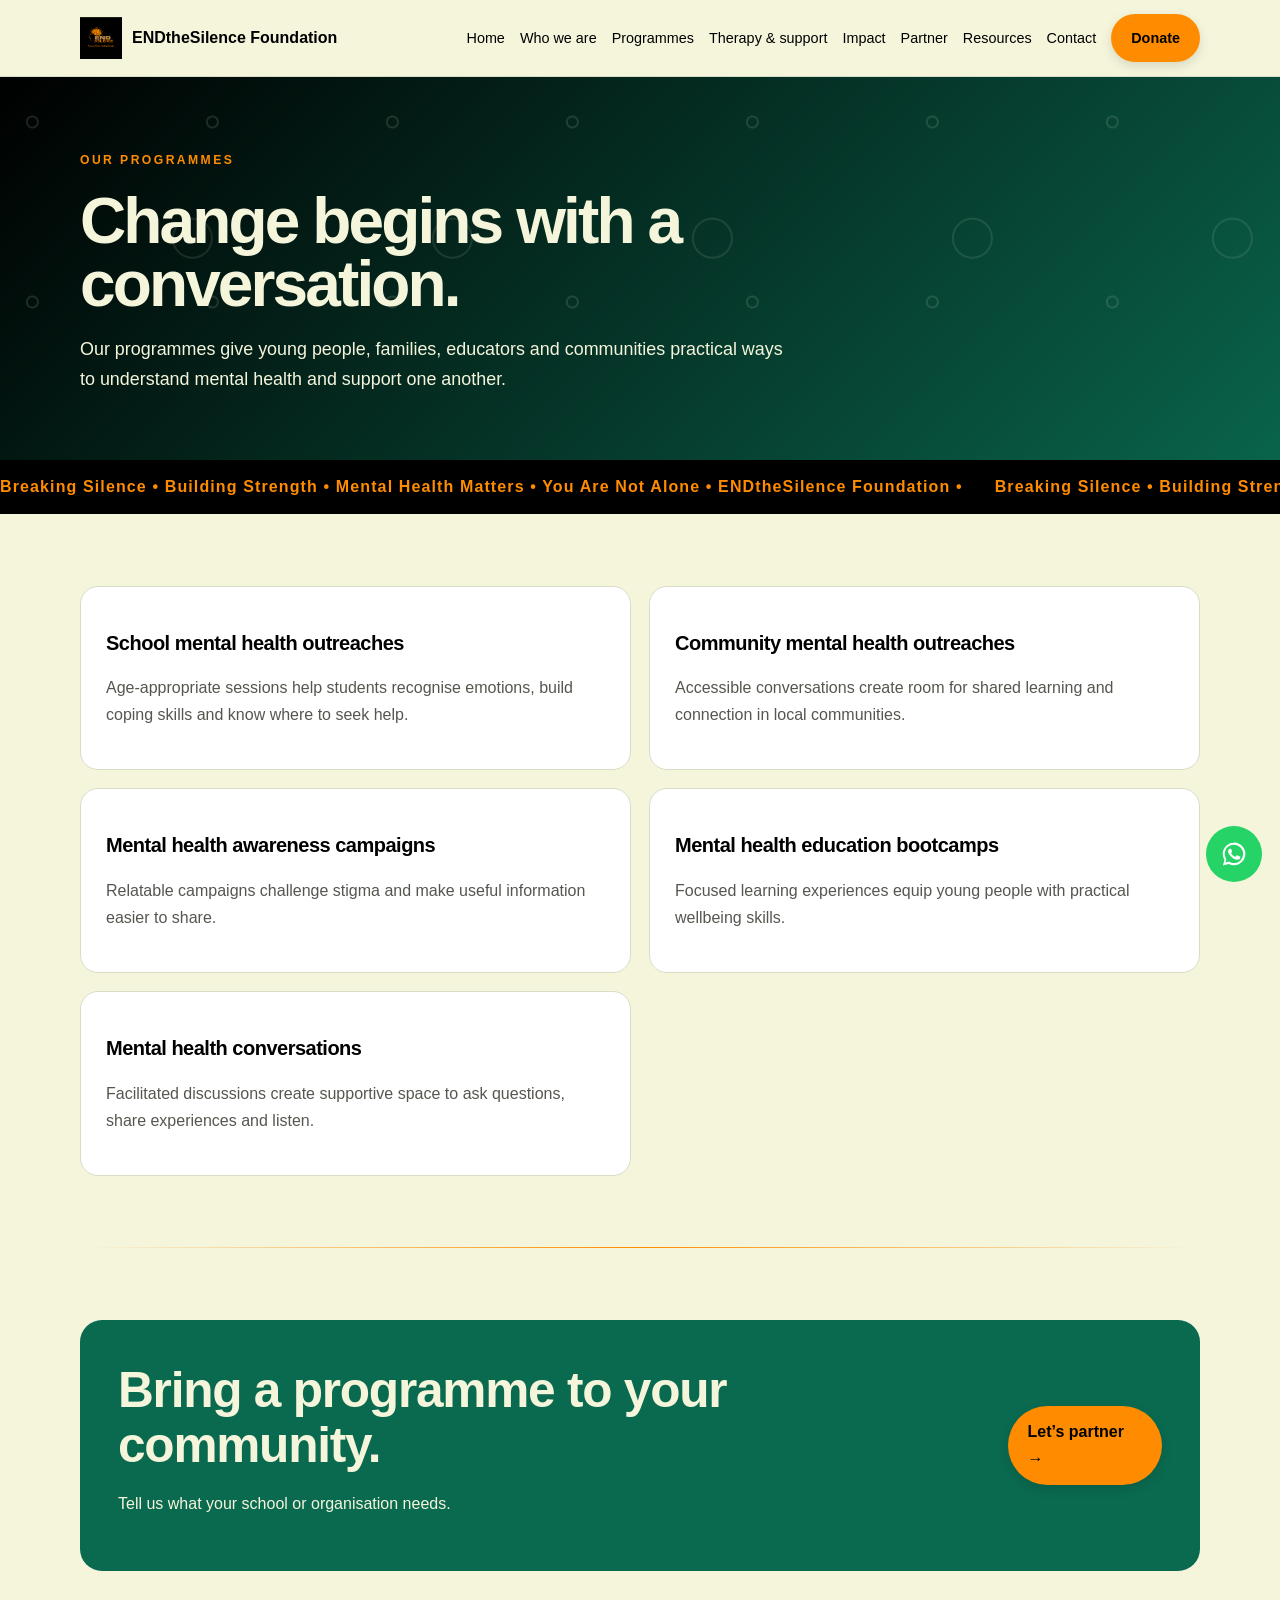
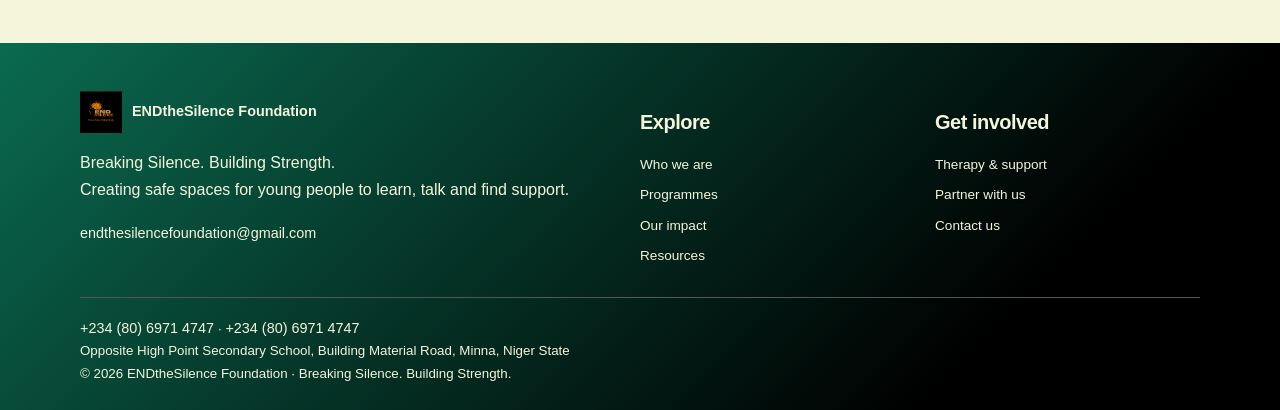
<file: programmes.html>
<!doctype html>
<html lang="en">
  <head>
    <meta charset="utf-8">
    <meta name="viewport" content="width=device-width, initial-scale=1">
    <meta name="description" content="Our programmes give young people, families, educators and communities practical ways to understand mental health and support one another.">
    <title>
      Our Programmes | ENDtheSilence Foundation
    </title>
    <link rel="icon" href="endthesilence foundation.png" type="image/svg+xml">
    <link rel="stylesheet" href="styles.css">
  </head>
  <body>
    <div class="scroll-progress" aria-hidden="true">
      <div class="scroll-progress__bar">
      </div>
    </div>
    <header class="topbar">
      <nav class="container nav" aria-label="Main navigation">
        <a class="brand" href="index.html">
          <img src="endthesilence foundation.png" alt="ENDtheSilence Foundation logo">
          <span>
            ENDtheSilence Foundation
          </span>
        </a>
        <button class="menu" type="button" aria-label="Toggle navigation" aria-expanded="false">
          ☰
        </button>
        <div class="navlinks">
          <a href="index.html">
            Home
          </a>
          <a href="who-we-are.html">
            Who we are
          </a>
          <a href="programmes.html">
            Programmes
          </a>
          <a href="therapy.html">
            Therapy &amp; support
          </a>
          <a href="impact.html">
            Impact
          </a>
          <a href="partnerships.html">
            Partner
          </a>
          <a href="resources.html">
            Resources
          </a>
          <a href="contact.html">
            Contact
          </a>
          <a class="button" href="mailto:endthesilencefoundation@gmail.com?subject=Donation%20enquiry">
            Donate
          </a>
        </div>
      </nav>
    </header>
    <main>
      <section class="page-hero">
        <div class="container">
          <span class="eyebrow">
            Our Programmes
          </span>
          <h1>
            Change begins with a conversation.
          </h1>
          <p>
            Our programmes give young people, families, educators and communities practical ways to understand mental health and support one another.
          </p>
        </div>
      </section>
      <div class="marquee" aria-label="Breaking Silence. Building Strength. Mental health matters. You are not alone.">
        <div class="marquee__track" aria-hidden="true">
          <span class="marquee__text">
            Breaking Silence • Building Strength • Mental Health Matters • You Are Not Alone • ENDtheSilence Foundation •
          </span>
          <span class="marquee__text">
            Breaking Silence • Building Strength • Mental Health Matters • You Are Not Alone • ENDtheSilence Foundation •
          </span>
        </div>
      </div>
      <section class="section">
        <div class="container grid two">
          <article class="card">
            <h3>
              School mental health outreaches
            </h3>
            <p>
              Age-appropriate sessions help students recognise emotions, build coping skills and know where to seek help.
            </p>
          </article>
          <article class="card">
            <h3>
              Community mental health outreaches
            </h3>
            <p>
              Accessible conversations create room for shared learning and connection in local communities.
            </p>
          </article>
          <article class="card">
            <h3>
              Mental health awareness campaigns
            </h3>
            <p>
              Relatable campaigns challenge stigma and make useful information easier to share.
            </p>
          </article>
          <article class="card">
            <h3>
              Mental health education bootcamps
            </h3>
            <p>
              Focused learning experiences equip young people with practical wellbeing skills.
            </p>
          </article>
          <article class="card">
            <h3>
              Mental health conversations
            </h3>
            <p>
              Facilitated discussions create supportive space to ask questions, share experiences and listen.
            </p>
          </article>
        </div>
      </section>
      <section class="section light">
        <div class="container banner">
          <div>
            <h2>
              Bring a programme to your community.
            </h2>
            <p>
              Tell us what your school or organisation needs.
            </p>
          </div>
          <a class="button" href="partnerships.html">
            Let’s partner →
          </a>
        </div>
      </section>
    </main>
    <footer class="footer">
      <div class="container footer-grid">
        <div>
          <a class="brand" href="index.html">
            <img src="endthesilence foundation.png" alt="ENDtheSilence Foundation logo">
            <span>
              ENDtheSilence Foundation
            </span>
          </a>
          <p>
            Breaking Silence. Building Strength.
            <br>
            Creating safe spaces for young people to learn, talk and find support.
          </p>
          <a href="mailto:endthesilencefoundation@gmail.com">
            endthesilencefoundation@gmail.com
          </a>
        </div>
        <div>
          <h3>
            Explore
          </h3>
          <div class="footer-links">
            <a href="who-we-are.html">
              Who we are
            </a>
            <a href="programmes.html">
              Programmes
            </a>
            <a href="impact.html">
              Our impact
            </a>
            <a href="resources.html">
              Resources
            </a>
          </div>
        </div>
        <div>
          <h3>
            Get involved
          </h3>
          <div class="footer-links">
            <a href="therapy.html">
              Therapy &amp; support
            </a>
            <a href="partnerships.html">
              Partner with us
            </a>
            <a href="contact.html">
              Contact us
            </a>
          </div>
        </div>
        <small class="copyright">
          <a href="tel:+2348069714747">
            +234 (80) 6971 4747
          </a>
          ·
          <a href="tel:+2348069714747">
            +234 (80) 6971 4747
          </a>
          <br>
          Opposite High Point Secondary School, Building Material Road, Minna, Niger State
          <br>
          © 2026 ENDtheSilence Foundation · Breaking Silence. Building Strength.
        </small>
      </div>
    </footer>
    <a class="whatsapp" href="https://wa.me/2348069714747" target="_blank" rel="noreferrer" aria-label="Contact us on WhatsApp">
      <svg viewbox="0 0 32 32" aria-hidden="true">
        <path d="M16 3a12.8 12.8 0 0 0-10.9 19.5L3.4 29l6.7-1.7A12.9 12.9 0 1 0 16 3Zm0 23.4c-1.9 0-3.8-.5-5.4-1.5l-.4-.2-4 .9 1-3.9-.3-.4A10.5 10.5 0 1 1 16 26.4Zm5.8-7.9c-.3-.2-1.9-.9-2.2-1s-.5-.2-.7.2-.8 1-1 1.2-.4.2-.7.1a8.7 8.7 0 0 1-2.6-1.6 9.8 9.8 0 0 1-1.8-2.2c-.2-.3 0-.5.1-.7l.5-.6.3-.5c.1-.2 0-.4 0-.6s-.7-1.8-1-2.4c-.2-.6-.5-.5-.7-.5h-.6c-.2 0-.6.1-.9.4s-1.2 1.2-1.2 2.8 1.2 3.2 1.4 3.4c.2.2 2.4 3.7 5.8 5.1.8.4 1.5.6 2 .7.9.3 1.7.2 2.3.1.7-.1 1.9-.8 2.2-1.6.3-.8.3-1.5.2-1.6s-.2-.3-.5-.4Z">
        </path>
      </svg>
    </a>
    <script src="script.js">
    </script>
  </body>
</html>
</file>
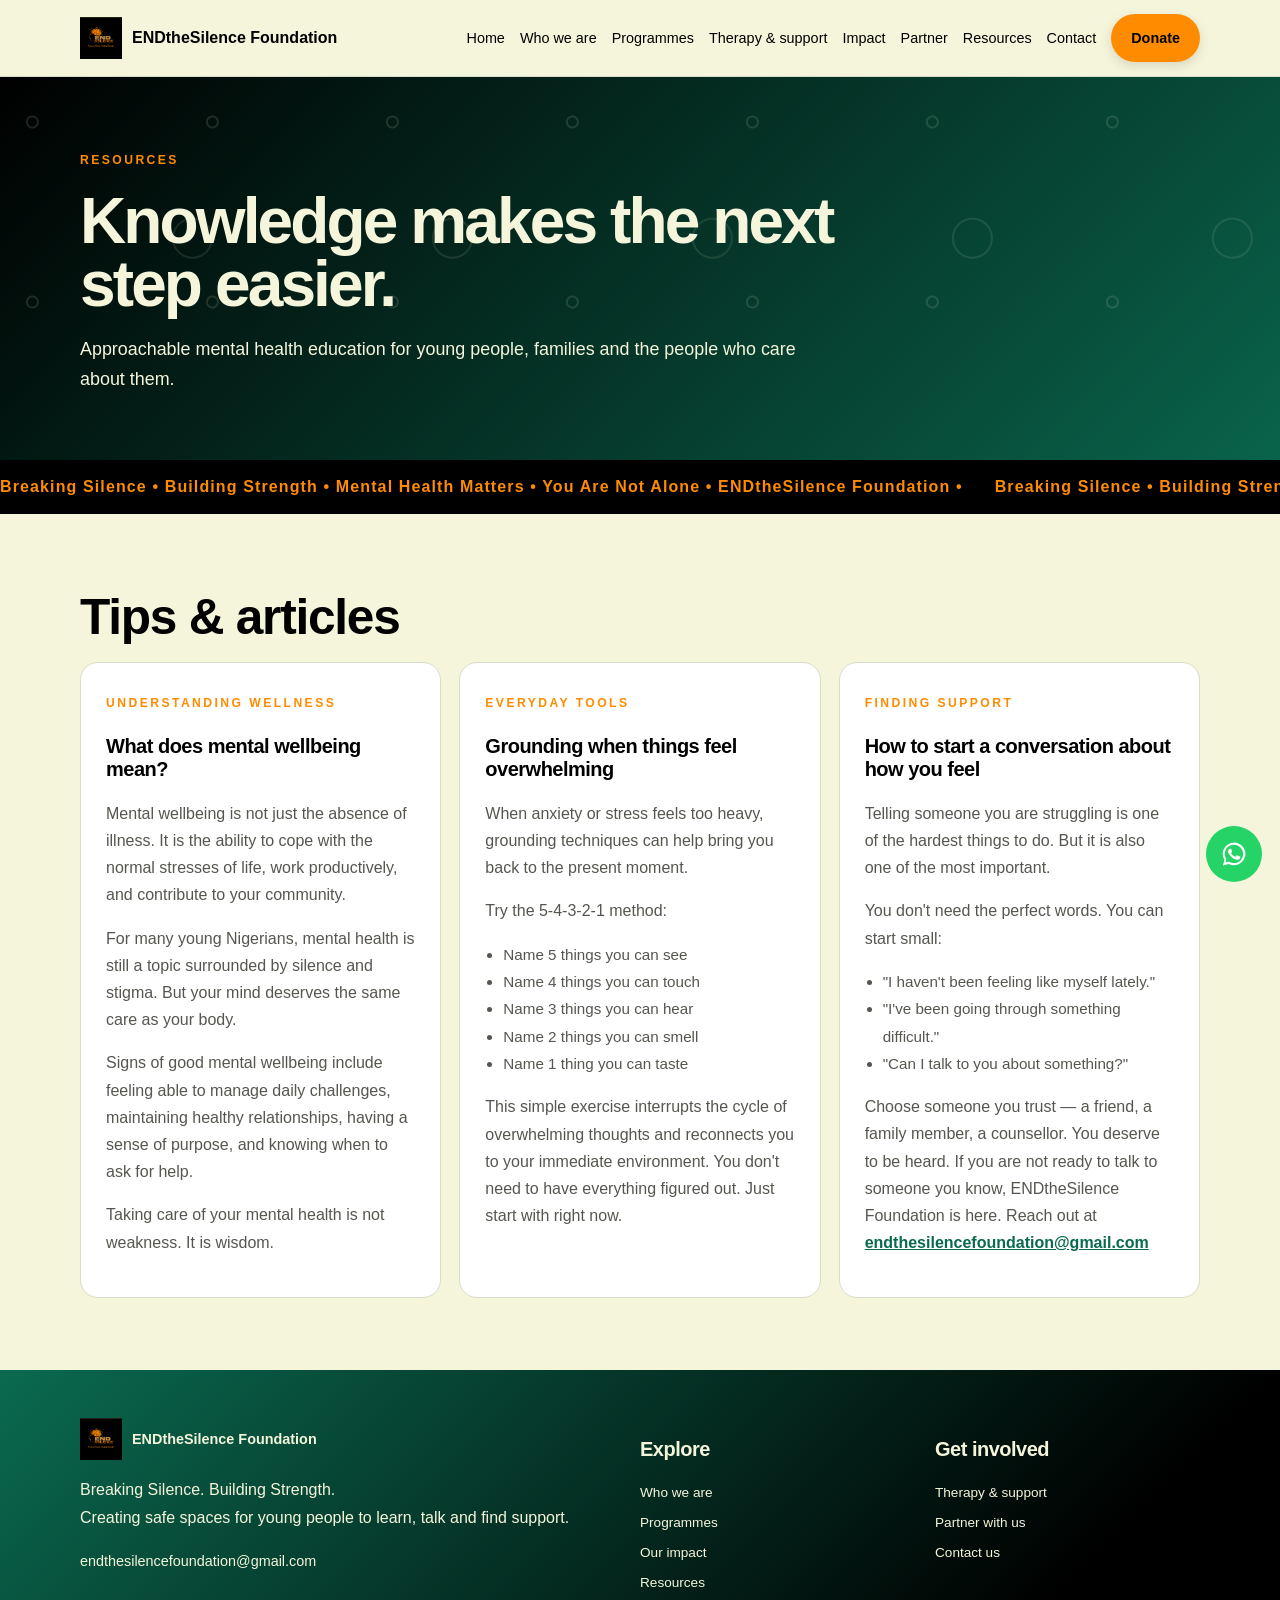
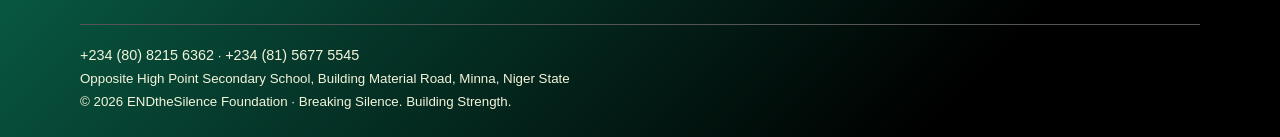
<file: resources.html>
<!doctype html>
<html lang="en">
  <head>
    <meta charset="utf-8">
    <meta name="viewport" content="width=device-width, initial-scale=1">
    <meta name="description" content="Approachable mental health education for young people, families and the people who care about them.">
    <title>Resources | ENDtheSilence Foundation</title>
    <link rel="icon" href="endthesilence foundation.png" type="image/svg+xml">
    <link rel="stylesheet" href="styles.css">
  </head>
  <body>
    <div class="scroll-progress" aria-hidden="true">
      <div class="scroll-progress__bar"></div>
    </div>
    <header class="topbar">
      <nav class="container nav" aria-label="Main navigation">
        <a class="brand" href="index.html">
          <img src="endthesilence foundation.png" alt="ENDtheSilence Foundation logo">
          <span>ENDtheSilence Foundation</span>
        </a>
        <button class="menu" type="button" aria-label="Toggle navigation" aria-expanded="false">☰</button>
        <div class="navlinks">
          <a href="index.html">Home</a>
          <a href="who-we-are.html">Who we are</a>
          <a href="programmes.html">Programmes</a>
          <a href="therapy.html">Therapy &amp; support</a>
          <a href="impact.html">Impact</a>
          <a href="partnerships.html">Partner</a>
          <a href="resources.html">Resources</a>
          <a href="contact.html">Contact</a>
          <a class="button" href="mailto:endthesilencefoundation@gmail.com?subject=Donation%20enquiry">Donate</a>
        </div>
      </nav>
    </header>
    <main>
      <section class="page-hero">
        <div class="container">
          <span class="eyebrow">Resources</span>
          <h1>Knowledge makes the next step easier.</h1>
          <p>Approachable mental health education for young people, families and the people who care about them.</p>
        </div>
      </section>
      <div class="marquee" aria-label="Breaking Silence. Building Strength. Mental health matters. You are not alone.">
        <div class="marquee__track" aria-hidden="true">
          <span class="marquee__text">Breaking Silence • Building Strength • Mental Health Matters • You Are Not Alone • ENDtheSilence Foundation •</span>
          <span class="marquee__text">Breaking Silence • Building Strength • Mental Health Matters • You Are Not Alone • ENDtheSilence Foundation •</span>
        </div>
      </div>
      <section class="section">
        <div class="container">
          <h2>Tips &amp; articles</h2>
          <div class="grid">
            <article class="card">
              <span class="eyebrow">Understanding Wellness</span>
              <h3>What does mental wellbeing mean?</h3>
              <p>Mental wellbeing is not just the absence of illness. It is the ability to cope with the normal stresses of life, work productively, and contribute to your community.</p>
              <p>For many young Nigerians, mental health is still a topic surrounded by silence and stigma. But your mind deserves the same care as your body.</p>
              <p>Signs of good mental wellbeing include feeling able to manage daily challenges, maintaining healthy relationships, having a sense of purpose, and knowing when to ask for help.</p>
              <p>Taking care of your mental health is not weakness. It is wisdom.</p>
            </article>
            <article class="card">
              <span class="eyebrow">Everyday Tools</span>
              <h3>Grounding when things feel overwhelming</h3>
              <p>When anxiety or stress feels too heavy, grounding techniques can help bring you back to the present moment.</p>
              <p>Try the 5-4-3-2-1 method:</p>
              <ul style="color:#55574f;font-size:.95rem;line-height:1.8;padding-left:18px;">
                <li>Name 5 things you can see</li>
                <li>Name 4 things you can touch</li>
                <li>Name 3 things you can hear</li>
                <li>Name 2 things you can smell</li>
                <li>Name 1 thing you can taste</li>
              </ul>
              <p>This simple exercise interrupts the cycle of overwhelming thoughts and reconnects you to your immediate environment. You don't need to have everything figured out. Just start with right now.</p>
            </article>
            <article class="card">
              <span class="eyebrow">Finding Support</span>
              <h3>How to start a conversation about how you feel</h3>
              <p>Telling someone you are struggling is one of the hardest things to do. But it is also one of the most important.</p>
              <p>You don't need the perfect words. You can start small:</p>
              <ul style="color:#55574f;font-size:.95rem;line-height:1.8;padding-left:18px;">
                <li>"I haven't been feeling like myself lately."</li>
                <li>"I've been going through something difficult."</li>
                <li>"Can I talk to you about something?"</li>
              </ul>
              <p>Choose someone you trust — a friend, a family member, a counsellor. You deserve to be heard. If you are not ready to talk to someone you know, ENDtheSilence Foundation is here. Reach out at <a href="mailto:endthesilencefoundation@gmail.com" style="color:#0A6A50;font-weight:600;">endthesilencefoundation@gmail.com</a></p>
            </article>
          </div>
        </div>
      </section>
    </main>
    <footer class="footer">
      <div class="container footer-grid">
        <div>
          <a class="brand" href="index.html">
            <img src="endthesilence foundation.png" alt="ENDtheSilence Foundation logo">
            <span>ENDtheSilence Foundation</span>
          </a>
          <p>Breaking Silence. Building Strength.<br>Creating safe spaces for young people to learn, talk and find support.</p>
          <a href="mailto:endthesilencefoundation@gmail.com">endthesilencefoundation@gmail.com</a>
        </div>
        <div>
          <h3>Explore</h3>
          <div class="footer-links">
            <a href="who-we-are.html">Who we are</a>
            <a href="programmes.html">Programmes</a>
            <a href="impact.html">Our impact</a>
            <a href="resources.html">Resources</a>
          </div>
        </div>
        <div>
          <h3>Get involved</h3>
          <div class="footer-links">
            <a href="therapy.html">Therapy &amp; support</a>
            <a href="partnerships.html">Partner with us</a>
            <a href="contact.html">Contact us</a>
          </div>
        </div>
        <small class="copyright">
          <a href="tel:+2348082156362">+234 (80) 8215 6362</a> ·
          <a href="tel:+2348156775545">+234 (81) 5677 5545</a>
          <br>
          Opposite High Point Secondary School, Building Material Road, Minna, Niger State
          <br>
          © 2026 ENDtheSilence Foundation · Breaking Silence. Building Strength.
        </small>
      </div>
    </footer>
    <a class="whatsapp" href="https://wa.me/2348082156362" target="_blank" rel="noreferrer" aria-label="Contact us on WhatsApp">
      <svg viewbox="0 0 32 32" aria-hidden="true">
        <path d="M16 3a12.8 12.8 0 0 0-10.9 19.5L3.4 29l6.7-1.7A12.9 12.9 0 1 0 16 3Zm0 23.4c-1.9 0-3.8-.5-5.4-1.5l-.4-.2-4 .9 1-3.9-.3-.4A10.5 10.5 0 1 1 16 26.4Zm5.8-7.9c-.3-.2-1.9-.9-2.2-1s-.5-.2-.7.2-.8 1-1 1.2-.4.2-.7.1a8.7 8.7 0 0 1-2.6-1.6 9.8 9.8 0 0 1-1.8-2.2c-.2-.3 0-.5.1-.7l.5-.6.3-.5c.1-.2 0-.4 0-.6s-.7-1.8-1-2.4c-.2-.6-.5-.5-.7-.5h-.6c-.2 0-.6.1-.9.4s-1.2 1.2-1.2 2.8 1.2 3.2 1.4 3.4c.2.2 2.4 3.7 5.8 5.1.8.4 1.5.6 2 .7.9.3 1.7.2 2.3.1.7-.1 1.9-.8 2.2-1.6.3-.8.3-1.5.2-1.6s-.2-.3-.5-.4Z"></path>
      </svg>
    </a>
    <script src="script.js"></script>
  </body>
</html>
</file>
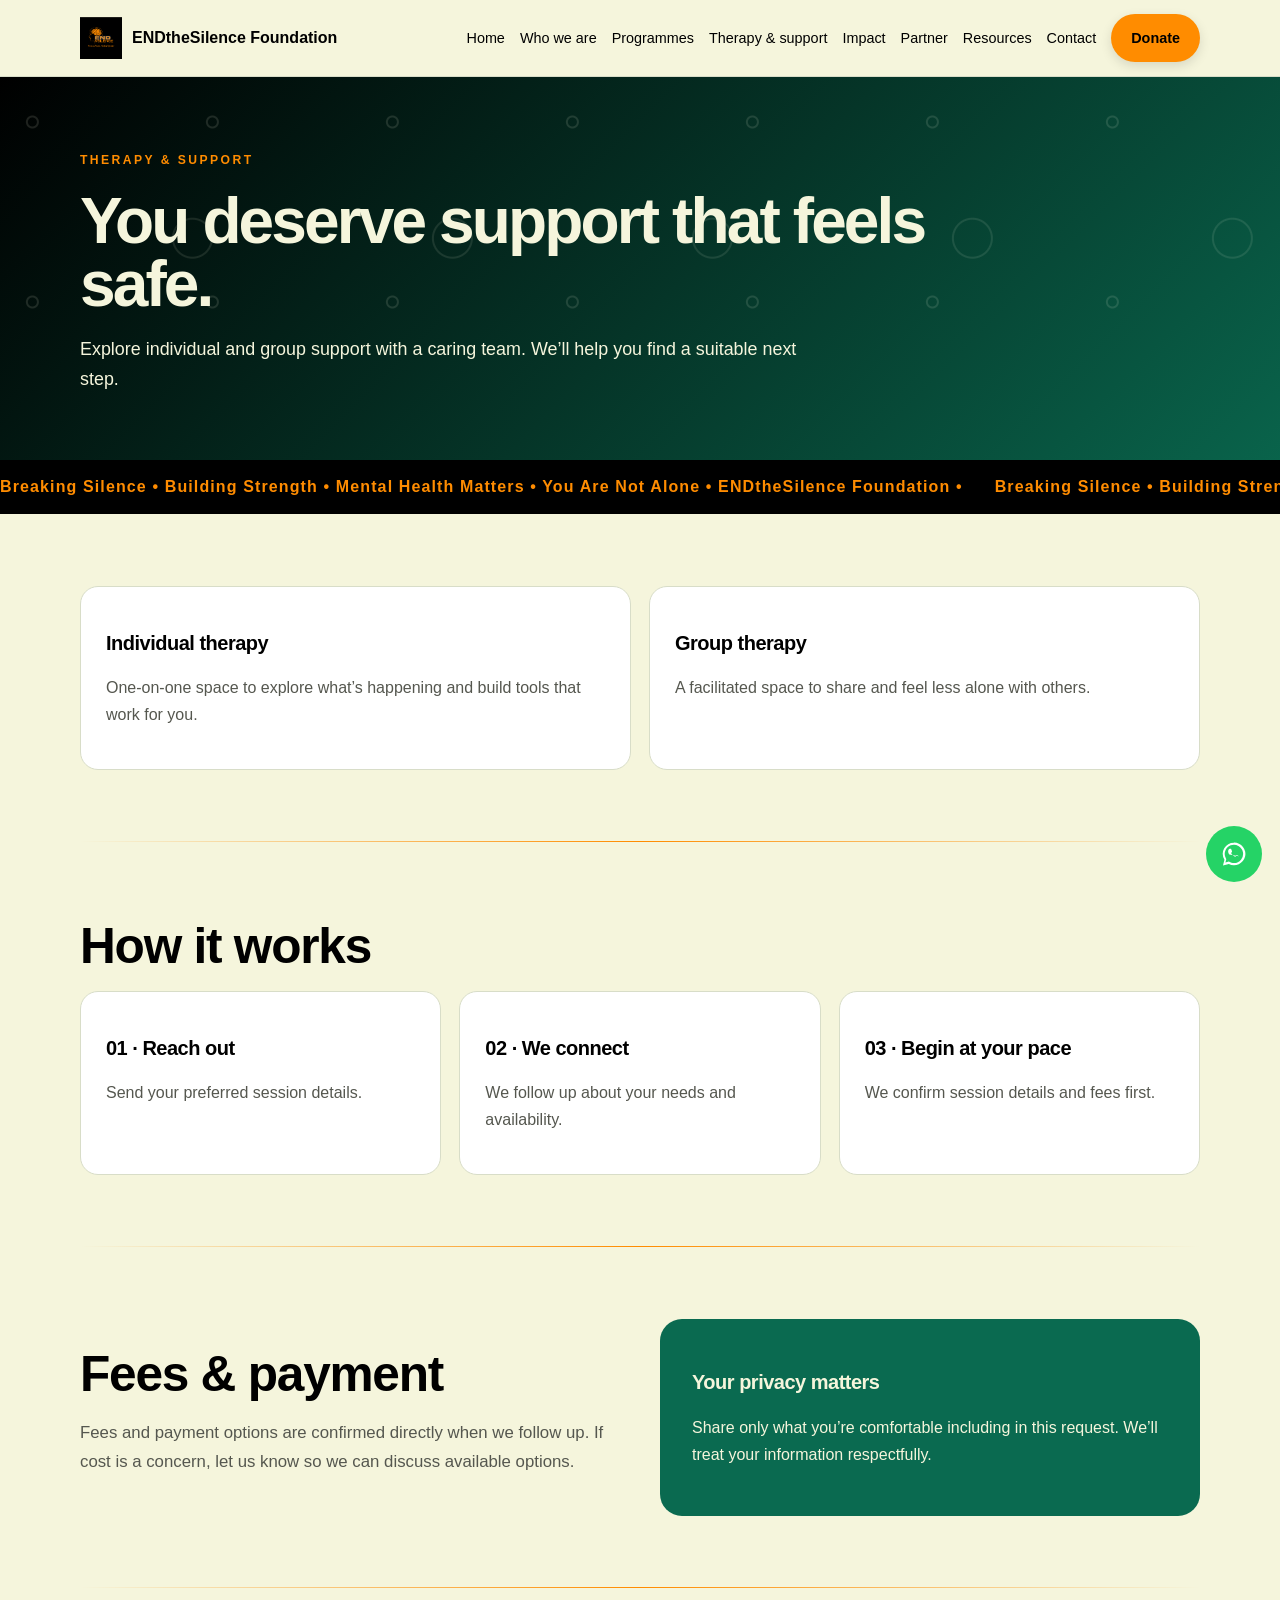
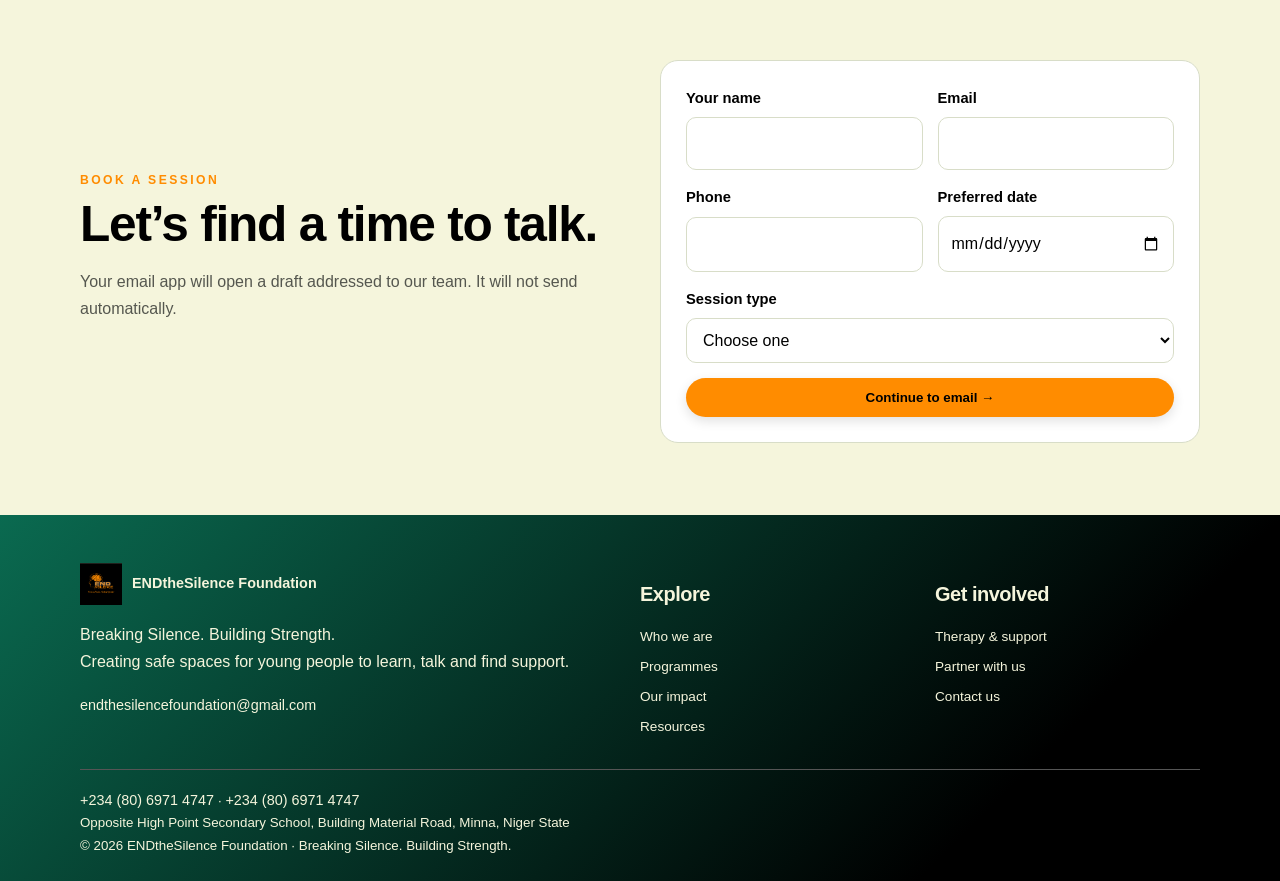
<file: therapy.html>
<!doctype html>
<html lang="en">
  <head>
    <meta charset="utf-8">
    <meta name="viewport" content="width=device-width, initial-scale=1">
    <meta name="description" content="Explore individual and group support with a caring team. We’ll help you find a suitable next step.">
    <title>
      Therapy &amp; Support | ENDtheSilence Foundation
    </title>
    <link rel="icon" href="endthesilence foundation.png" type="image/svg+xml">
    <link rel="stylesheet" href="styles.css">
  </head>
  <body>
    <div class="scroll-progress" aria-hidden="true">
      <div class="scroll-progress__bar">
      </div>
    </div>
    <header class="topbar">
      <nav class="container nav" aria-label="Main navigation">
        <a class="brand" href="index.html">
          <img src="endthesilence foundation.png" alt="ENDtheSilence Foundation logo">
          <span>
            ENDtheSilence Foundation
          </span>
        </a>
        <button class="menu" type="button" aria-label="Toggle navigation" aria-expanded="false">
          ☰
        </button>
        <div class="navlinks">
          <a href="index.html">
            Home
          </a>
          <a href="who-we-are.html">
            Who we are
          </a>
          <a href="programmes.html">
            Programmes
          </a>
          <a href="therapy.html">
            Therapy &amp; support
          </a>
          <a href="impact.html">
            Impact
          </a>
          <a href="partnerships.html">
            Partner
          </a>
          <a href="resources.html">
            Resources
          </a>
          <a href="contact.html">
            Contact
          </a>
          <a class="button" href="mailto:endthesilencefoundation@gmail.com?subject=Donation%20enquiry">
            Donate
          </a>
        </div>
      </nav>
    </header>
    <main>
      <section class="page-hero">
        <div class="container">
          <span class="eyebrow">
            Therapy &amp; Support
          </span>
          <h1>
            You deserve support that feels safe.
          </h1>
          <p>
            Explore individual and group support with a caring team. We’ll help you find a suitable next step.
          </p>
        </div>
      </section>
      <div class="marquee" aria-label="Breaking Silence. Building Strength. Mental health matters. You are not alone.">
        <div class="marquee__track" aria-hidden="true">
          <span class="marquee__text">
            Breaking Silence • Building Strength • Mental Health Matters • You Are Not Alone • ENDtheSilence Foundation •
          </span>
          <span class="marquee__text">
            Breaking Silence • Building Strength • Mental Health Matters • You Are Not Alone • ENDtheSilence Foundation •
          </span>
        </div>
      </div>
      <section class="section">
        <div class="container grid two">
          <article class="card">
            <h3>
              Individual therapy
            </h3>
            <p>
              One-on-one space to explore what’s happening and build tools that work for you.
            </p>
          </article>
          <article class="card">
            <h3>
              Group therapy
            </h3>
            <p>
              A facilitated space to share and feel less alone with others.
            </p>
          </article>
        </div>
      </section>
      <section class="section light">
        <div class="container">
          <h2>
            How it works
          </h2>
          <div class="grid">
            <article class="card">
              <h3>
                01 · Reach out
              </h3>
              <p>
                Send your preferred session details.
              </p>
            </article>
            <article class="card">
              <h3>
                02 · We connect
              </h3>
              <p>
                We follow up about your needs and availability.
              </p>
            </article>
            <article class="card">
              <h3>
                03 · Begin at your pace
              </h3>
              <p>
                We confirm session details and fees first.
              </p>
            </article>
          </div>
        </div>
      </section>
      <section class="section">
        <div class="container split">
          <div>
            <h2>
              Fees &amp; payment
            </h2>
            <p class="lead">
              Fees and payment options are confirmed directly when we follow up. If cost is a concern, let us know so we can discuss available options.
            </p>
          </div>
          <div class="panel">
            <h3>
              Your privacy matters
            </h3>
            <p>
              Share only what you’re comfortable including in this request. We’ll treat your information respectfully.
            </p>
          </div>
        </div>
      </section>
      <section class="section light" id="booking">
        <div class="container split">
          <div>
            <span class="eyebrow">
              Book a session
            </span>
            <h2>
              Let’s find a time to talk.
            </h2>
            <p>
              Your email app will open a draft addressed to our team. It will not send automatically.
            </p>
          </div>
          <form class="card form" data-mailto data-subject="Therapy session request">
            <div class="field">
              <label for="name">
                Your name
              </label>
              <input id="name" name="Name" autocomplete="name" required>
            </div>
            <div class="field">
              <label for="email">
                Email
              </label>
              <input id="email" name="Email" type="email" autocomplete="email" required>
            </div>
            <div class="field">
              <label for="phone">
                Phone
              </label>
              <input id="phone" name="Phone" type="tel" autocomplete="tel" required>
            </div>
            <div class="field">
              <label for="date">
                Preferred date
              </label>
              <input id="date" name="Preferred date" type="date" required>
            </div>
            <div class="field full">
              <label for="session-type">
                Session type
              </label>
              <select id="session-type" name="Session type" required>
                <option value="">
                  Choose one
                </option>
                <option>
                  Individual therapy
                </option>
                <option>
                  Group therapy
                </option>
                <option>
                  Not sure yet
                </option>
              </select>
            </div>
            <div class="field full">
              <button class="button" type="submit">
                Continue to email →
              </button>
            </div>
          </form>
        </div>
      </section>
    </main>
    <footer class="footer">
      <div class="container footer-grid">
        <div>
          <a class="brand" href="index.html">
            <img src="endthesilence foundation.png" alt="">
            <span>
              ENDtheSilence Foundation
            </span>
          </a>
          <p>
            Breaking Silence. Building Strength.
            <br>
            Creating safe spaces for young people to learn, talk and find support.
          </p>
          <a href="mailto:endthesilencefoundation@gmail.com">
            endthesilencefoundation@gmail.com
          </a>
        </div>
        <div>
          <h3>
            Explore
          </h3>
          <div class="footer-links">
            <a href="who-we-are.html">
              Who we are
            </a>
            <a href="programmes.html">
              Programmes
            </a>
            <a href="impact.html">
              Our impact
            </a>
            <a href="resources.html">
              Resources
            </a>
          </div>
        </div>
        <div>
          <h3>
            Get involved
          </h3>
          <div class="footer-links">
            <a href="therapy.html">
              Therapy &amp; support
            </a>
            <a href="partnerships.html">
              Partner with us
            </a>
            <a href="contact.html">
              Contact us
            </a>
          </div>
        </div>
        <small class="copyright">
          <a href="tel:+2348069714747">
            +234 (80) 6971 4747
          </a>
          ·
          <a href="tel:+2348069714747">
            +234 (80) 6971 4747
          </a>
          <br>
          Opposite High Point Secondary School, Building Material Road, Minna, Niger State
          <br>
          © 2026 ENDtheSilence Foundation · Breaking Silence. Building Strength.
        </small>
      </div>
    </footer>
    <a class="whatsapp" href="https://wa.me/2348069714747" target="_blank" rel="noreferrer" aria-label="Contact us on WhatsApp">
      <svg viewbox="0 0 32 32" aria-hidden="true">
        <path d="M16 3a12.8 12.8 0 0 0-10.9 19.5L3.4 29l6.7-1.7A12.9 12.9 0 1 0 16 3Zm0 23.4c-1.9 0-3.8-.5-5.4-1.5l-.4-.2-4 .9 1-3.9-.3-.4A10.5 10.5 0 1 1 16 26.4Zm5.8-7.9c-.3-.2-1.9-.9-2.2-1s-.5-.2-.7.2-.8 1-1 1.2-.4.2-.7.1a8.7 8.7 0 0 1-2.6-1.6 9.8 9.8 0 0 1-1.8-2.2c-.2-.3 0-.5.1-.7l.5-.6.3-.5c.1-.2 0-.4 0-.6s-.7-1.8-1-2.4c-.2-.6-.5-.5-.7-.5h-.6c-.2 0-.6.1-.9.4s-1.2 1.2-1.2 2.8 1.2 3.2 1.4 3.4c.2.2 2<|fim_middle|>

    <script src="script.js">
    </script>
  </body>
</html>
</file>
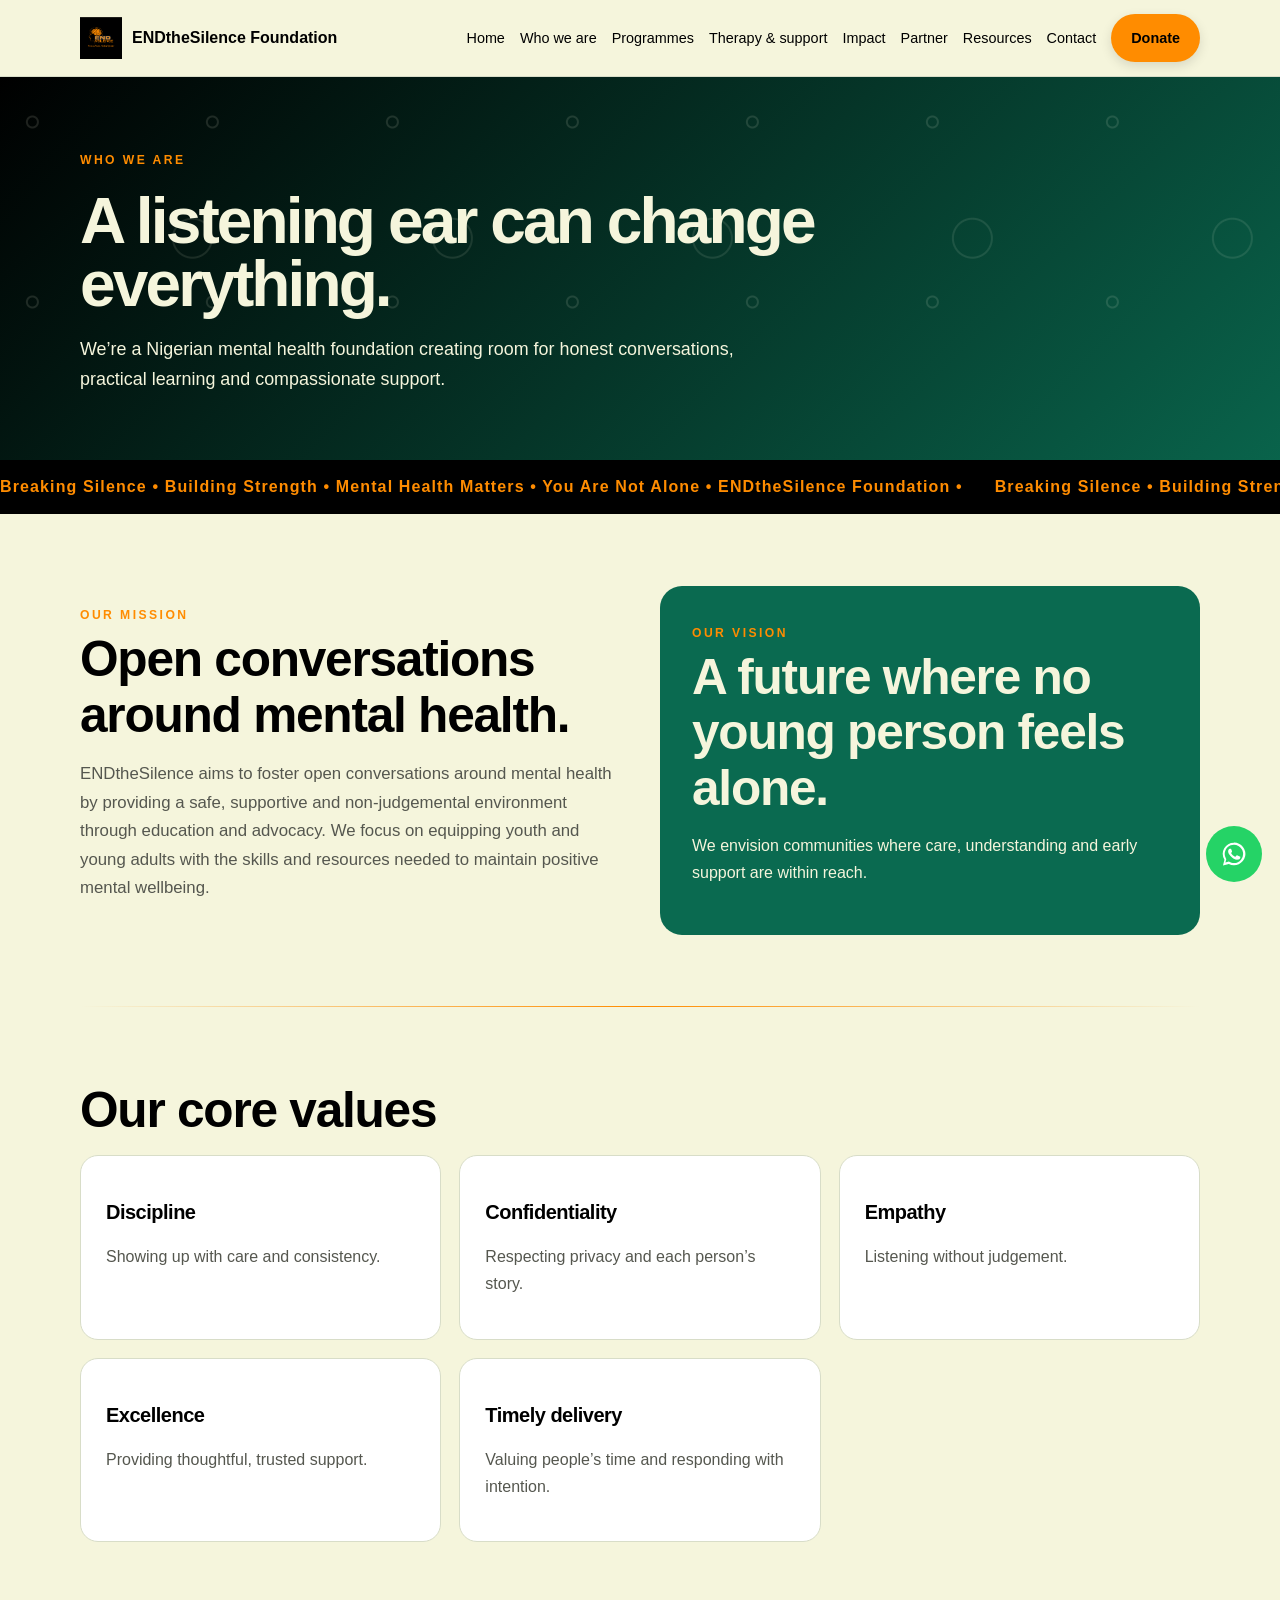
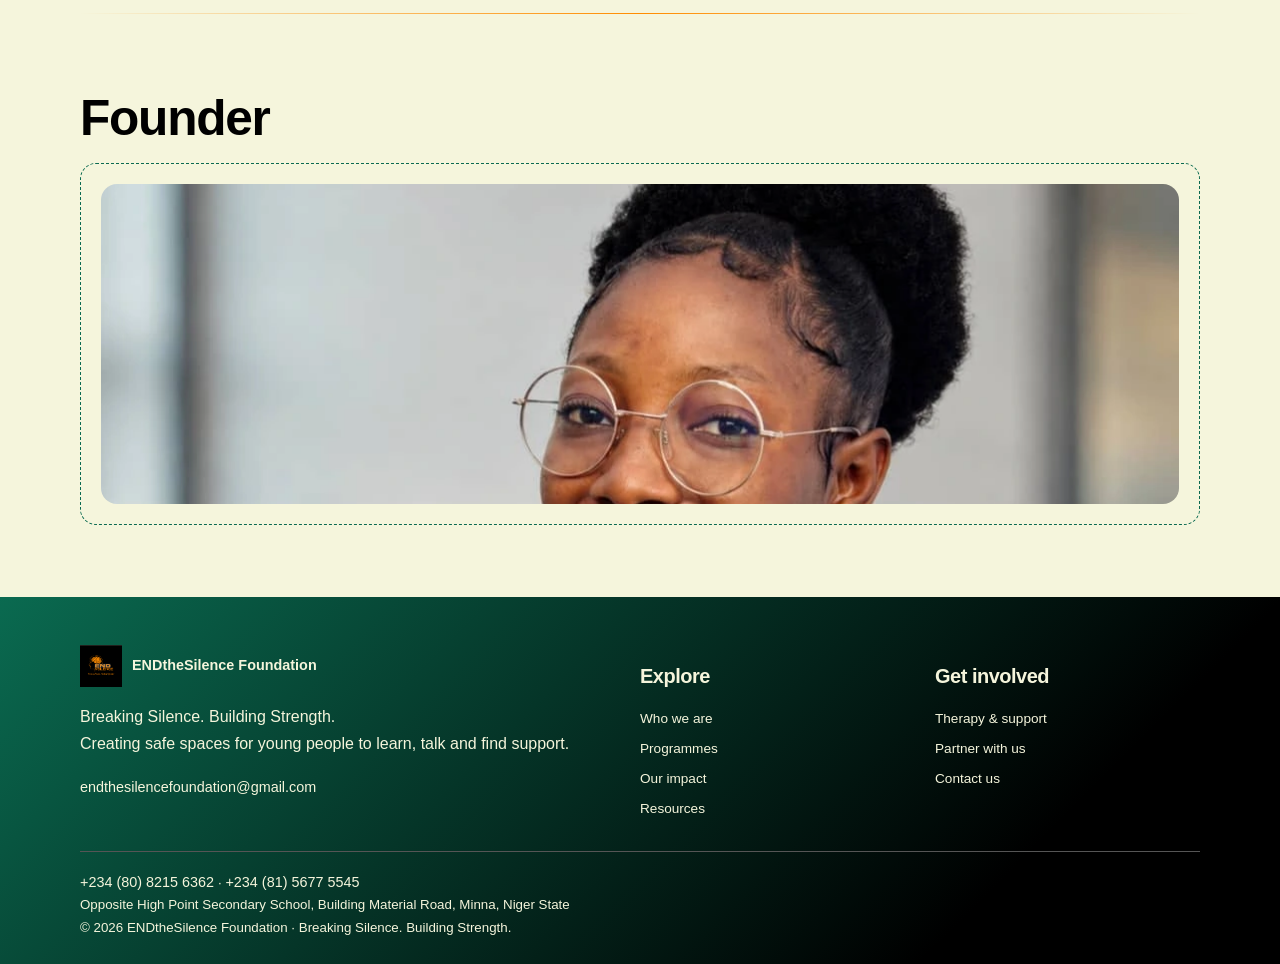
<file: who-we-are.html>
<!doctype html>
<html lang="en">
  <head>
    <meta charset="utf-8">
    <meta name="viewport" content="width=device-width, initial-scale=1">
    <meta name="description" content="We’re a Nigerian mental health foundation creating room for honest conversations, practical learning and compassionate support.">
    <title>
      Who We Are | ENDtheSilence Foundation
    </title>
    <link rel="icon" href="endthesilence foundation.png" type="image/svg+xml">
    <link rel="stylesheet" href="styles.css">
  </head>
  <body>
    <div class="scroll-progress" aria-hidden="true">
      <div class="scroll-progress__bar">
      </div>
    </div>
    <header class="topbar">
      <nav class="container nav" aria-label="Main navigation">
        <a class="brand" href="index.html">
          <img src="endthesilence foundation.png" alt="ENDtheSilence Foundation logo">
          <span>
            ENDtheSilence Foundation
          </span>
        </a>
        <button class="menu" type="button" aria-label="Toggle navigation" aria-expanded="false">
          ☰
        </button>
        <div class="navlinks">
          <a href="index.html">
            Home
          </a>
          <a href="who-we-are.html">
            Who we are
          </a>
          <a href="programmes.html">
            Programmes
          </a>
          <a href="therapy.html">
            Therapy &amp; support
          </a>
          <a href="impact.html">
            Impact
          </a>
          <a href="partnerships.html">
            Partner
          </a>
          <a href="resources.html">
            Resources
          </a>
          <a href="contact.html">
            Contact
          </a>
          <a class="button" href="mailto:endthesilencefoundation@gmail.com?subject=Donation%20enquiry">
            Donate
          </a>
        </div>
      </nav>
    </header>
    <main>
      <section class="page-hero">
        <div class="container">
          <span class="eyebrow">
            Who We Are
          </span>
          <h1>
            A listening ear can change everything.
          </h1>
          <p>
            We’re a Nigerian mental health foundation creating room for honest conversations, practical learning and compassionate support.
          </p>
        </div>
      </section>
      <div class="marquee" aria-label="Breaking Silence. Building Strength. Mental health matters. You are not alone.">
        <div class="marquee__track" aria-hidden="true">
          <span class="marquee__text">
            Breaking Silence • Building Strength • Mental Health Matters • You Are Not Alone • ENDtheSilence Foundation •
          </span>
          <span class="marquee__text">
            Breaking Silence • Building Strength • Mental Health Matters • You Are Not Alone • ENDtheSilence Foundation •
          </span>
        </div>
      </div>
      <section class="section">
        <div class="container split">
          <div>
            <span class="eyebrow">
              Our mission
            </span>
            <h2>
              Open conversations around mental health.
            </h2>
            <p class="lead">
              ENDtheSilence aims to foster open conversations around mental health by providing a safe, supportive and non-judgemental environment through education and advocacy. We focus on equipping youth and young adults with the skills and resources needed to maintain positive mental wellbeing.
            </p>
          </div>
          <div class="panel">
            <span class="eyebrow">
              Our vision
            </span>
            <h2>
              A future where no young person feels alone.
            </h2>
            <p>
              We envision communities where care, understanding and early support are within reach.
            </p>
          </div>
        </div>
      </section>
      <section class="section light">
        <div class="container">
          <h2>
            Our core values
          </h2>
          <div class="grid">
            <article class="card">
              <h3>
                Discipline
              </h3>
              <p>
                Showing up with care and consistency.
              </p>
            </article>
            <article class="card">
              <h3>
                Confidentiality
              </h3>
              <p>
                Respecting privacy and each person’s story.
              </p>
            </article>
            <article class="card">
              <h3>
                Empathy
              </h3>
              <p>
                Listening without judgement.
              </p>
            </article>
            <article class="card">
              <h3>
                Excellence
              </h3>
              <p>
                Providing thoughtful, trusted support.
              </p>
            </article>
            <article class="card">
              <h3>
                Timely delivery
              </h3>
              <p>
                Valuing people’s time and responding with intention.
              </p>
            </article>
          </div>
        </div>
      </section>
      <section class="section">
        <div class="container">
          <h2>
            Founder
          </h2>
          <div class="placeholder">
            <img src="endthesilence photos/ceo endthe silience photo.webp" alt="Founder - Ibrahim Endurance" style="width:100%;height:320px;object-fit:cover;object-position:center 15%;border-radius:16px;">
          </div>
        </div>
      </section>
    </main>
    <footer class="footer">
      <div class="container footer-grid">
        <div>
          <a class="brand" href="index.html">
            <img src="endthesilence foundation.png" alt="ENDtheSilence Foundation logo">
            <span>
              ENDtheSilence Foundation
            </span>
          </a>
          <p>
            Breaking Silence. Building Strength.
            <br>
            Creating safe spaces for young people to learn, talk and find support.
          </p>
          <a href="mailto:endthesilencefoundation@gmail.com">
            endthesilencefoundation@gmail.com
          </a>
        </div>
        <div>
          <h3>
            Explore
          </h3>
          <div class="footer-links">
            <a href="who-we-are.html">
              Who we are
            </a>
            <a href="programmes.html">
              Programmes
            </a>
            <a href="impact.html">
              Our impact
            </a>
            <a href="resources.html">
              Resources
            </a>
          </div>
        </div>
        <div>
          <h3>
            Get involved
          </h3>
          <div class="footer-links">
            <a href="therapy.html">
              Therapy &amp; support
            </a>
            <a href="partnerships.html">
              Partner with us
            </a>
            <a href="contact.html">
              Contact us
            </a>
          </div>
        </div>
        <small class="copyright">
          <a href="tel:+2348082156362">
            +234 (80) 8215 6362
          </a>
          ·
          <a href="tel:+2348156775545">
            +234 (81) 5677 5545
          </a>
          <br>
          Opposite High Point Secondary School, Building Material Road, Minna, Niger State
          <br>
          © 2026 ENDtheSilence Foundation · Breaking Silence. Building Strength.
        </small>
      </div>
    </footer>
    <a class="whatsapp" href="https://wa.me/2348069714747" target="_blank" rel="noreferrer" aria-label="Contact us on WhatsApp">
      <svg viewbox="0 0 32 32" aria-hidden="true">
        <path d="M16 3a12.8 12.8 0 0 0-10.9 19.5L3.4 29l6.7-1.7A12.9 12.9 0 1 0 16 3Zm0 23.4c-1.9 0-3.8-.5-5.4-1.5l-.4-.2-4 .9 1-3.9-.3-.4A10.5 10.5 0 1 1 16 26.4Zm5.8-7.9c-.3-.2-1.9-.9-2.2-1s-.5-.2-.7.2-.8 1-1 1.2-.4.2-.7.1a8.7 8.7 0 0 1-2.6-1.6 9.8 9.8 0 0 1-1.8-2.2c-.2-.3 0-.5.1-.7l.5-.6.3-.5c.1-.2 0-.4 0-.6s-.7-1.8-1-2.4c-.2-.6-.5-.5-.7-.5h-.6c-.2 0-.6.1-.9.4s-1.2 1.2-1.2 2.8 1.2 3.2 1.4 3.4c.2.2 2.4 3.7 5.8 5.1.8.4 1.5.6 2 .7.9.3 1.7.2 2.3.1.7-.1 1.9-.8 2.2-1.6.3-.8.3-1.5.2-1.6s-.2-.3-.5-.4Z">
        </path>
      </svg>
    </a>
    <script src="script.js">
    </script>
  </body>
</html>
</file>
<file: styles.css>
/* ENDtheSilence Foundation — shared site styles */
:root {
  --green: #0A6A50;
  --orange: #FF8C00;
  --cream: #F5F5DC;
  --black: #000000;
  --muted: #55574f;
  --line: #d8ddc8;
  --content-width: 1120px;
}
* { box-sizing: border-box; }
html { scroll-behavior: smooth; }
body {
  margin: 0;
  background: var(--cream);
  color: var(--black);
  font-family: Arial, Helvetica, sans-serif;
  line-height: 1.65;
}
h1, h2, h3 {
  font-family: "Trebuchet MS", Arial, sans-serif;
  line-height: 1.12;
  letter-spacing: -.025em;
}
h1 { max-width: 850px; font-size: clamp(2.7rem, 6vw, 5rem); margin: 18px 0; }
h2 { margin: .3rem 0 1rem; font-size: clamp(2rem, 4vw, 3.1rem); }
h3 { font-size: 1.25rem; }
.container { width: min(var(--content-width), calc(100% - 40px)); margin: 0 auto; }
.topbar {
  position: sticky;
  top: 0;
  z-index: 10;
  background: var(--cream);
  border-bottom: 1px solid var(--line);
}
.nav { min-height: 76px; display: flex; align-items: center; justify-content: space-between; gap: 20px; }
.brand { display: flex; align-items: center; gap: 10px; color: var(--black); text-decoration: none; font-weight: 800; line-height: 1.1; }
.brand img { width: 42px; height: 42px; }
.navlinks { display: flex; align-items: center; justify-content: flex-end; gap: 15px; }
.navlinks a, .footer a { color: inherit; text-decoration: none; font-size: .9rem; }
.navlinks a:hover, .footer a:hover { text-decoration: underline; }
.menu { display: none; padding: 8px; border: 0; background: transparent; color: var(--black); font-size: 1.6rem; }
.button {
  display: inline-flex;
  align-items: center;
  justify-content: center;
  padding: 12px 20px;
  border: 0;
  border-radius: 999px;
  background: var(--orange);
  color: var(--black) !important;
  text-decoration: none;
  font-weight: 700;
  cursor: pointer;
}
.button:hover { filter: brightness(.94); }
.button.outline { border: 1px solid var(--cream); background: transparent; color: var(--cream) !important; }
.eyebrow { color: var(--orange); font-size: .76rem; font-weight: 800; letter-spacing: .14em; text-transform: uppercase; }
.hero, .page-hero { background: var(--green); color: var(--cream); }
.hero { padding: 90px 0 76px; }
.hero p, .page-hero p { max-width: 720px; color: var(--cream); font-size: 1.12rem; }
.page-hero { padding: 68px 0 48px; }
.page-hero h1 { font-size: clamp(2.6rem, 5vw, 4.4rem); }
.hero-actions { display: flex; flex-wrap: wrap; gap: 12px; margin-top: 26px; }
.section { padding: 72px 0; }
.section.light { background: var(--cream); }
.section.dark { background: var(--black); color: var(--cream); }
.section-head { max-width: 700px; margin-bottom: 32px; }
.section-head p, .lead { color: var(--muted); font-size: 1.05rem; }
.grid { display: grid; grid-template-columns: repeat(3, 1fr); gap: 18px; }
.grid.two { grid-template-columns: repeat(2, 1fr); }
.card { padding: 25px; border: 1px solid var(--line); border-radius: 18px; background: #fff; }
.card p { color: var(--muted); }
.icon { display: grid; width: 42px; height: 42px; place-items: center; border-radius: 12px; background: var(--orange); }
.stats { display: grid; grid-template-columns: repeat(4, 1fr); gap: 14px; }
.stat { padding: 20px; border-left: 3px solid var(--orange); }
.stat strong { display: block; font-size: 2rem; }
.stat span { color: var(--muted); }
.split { display: grid; grid-template-columns: 1fr 1fr; align-items: center; gap: 40px; }
.panel { padding: 32px; border-radius: 22px; background: var(--green); color: var(--cream); }
.panel p { color: var(--cream); }
.banner { display: flex; align-items: center; justify-content: space-between; gap: 24px; padding: 38px; border-radius: 22px; background: var(--green); color: var(--cream); }
.banner p { max-width: 600px; }
.form { display: grid; grid-template-columns: 1fr 1fr; gap: 15px; }
.field { display: grid; gap: 6px; }
.field.full { grid-column: 1 / -1; }
label { font-size: .92rem; font-weight: 700; }
input, select, textarea { width: 100%; padding: 12px; border: 1px solid var(--line); border-radius: 10px; background: #fff; color: var(--black); font: inherit; }
textarea { min-height: 125px; resize: vertical; }
.form-note, .small-note { color: var(--muted); font-size: .85rem; }
.placeholder { display: grid; min-height: 170px; place-items: center; padding: 20px; border: 1px dashed var(--green); border-radius: 16px; color: var(--green); text-align: center; }
.quote { font-size: 1.2rem; font-weight: 700; }
.footer { padding: 48px 0 24px; background: var(--black); color: var(--cream); }
.footer-grid { display: grid; grid-template-columns: 2fr 1fr 1fr; gap: 30px; }
.footer-links { display: grid; gap: 7px; }
.copyright { grid-column: 1 / -1; padding-top: 18px; border-top: 1px solid #555; }
.whatsapp {
  position: fixed;
  right: 18px;
  bottom: 18px;
  z-index: 9;
  display: grid;
  width: 56px;
  height: 56px;
  place-items: center;
  border-radius: 50%;
  background: var(--orange);
  color: var(--black);
  text-decoration: none;
  font-size: 1.5rem;
}
.notice { padding: 14px; border-left: 4px solid var(--orange); background: #fff; }
.pill { display: inline-block; margin: 4px; padding: 5px 12px; border: 1px solid var(--line); border-radius: 99px; }
@media (max-width: 1050px) {
  .navlinks { gap: 9px; }
  .navlinks a { font-size: .82rem; }
}
@media (max-width: 850px) {
  .menu { display: block; }
  .navlinks {
    position: absolute;
    top: 100%;
    right: 0;
    left: 0;
    display: none;
    align-items: stretch;
    padding: 18px 20px 24px;
    border-bottom: 1px solid var(--line);
    background: var(--cream);
  }
  .navlinks.open { display: flex; flex-direction: column; }
  .navlinks a { padding: 6px; font-size: 1rem; }
}
@media (max-width: 650px) {
  .hero { padding: 62px 0 50px; }
  .section { padding: 52px 0; }
  .grid, .grid.two, .split, .stats, .footer-grid { grid-template-columns: 1fr; }
  .banner { align-items: flex-start; flex-direction: column; padding: 28px; }
  .form { grid-template-columns: 1fr; }
  .field.full { grid-column: auto; }
}

/* Premium motion and interaction details */
html { scroll-behavior: smooth; scroll-padding-top: 88px; }
body { line-height: 1.7; }
.hero, .page-hero {
  position: relative;
  isolation: isolate;
  overflow: hidden;
  background: linear-gradient(-45deg, #0A6A50, #000000, #0A6A50, #000000);
  background-size: 320% 320%;
  animation: hero-gradient 24s ease infinite;
}
.hero::before, .page-hero::before {
  position: absolute;
  z-index: -1;
  inset: 0;
  background:
    radial-gradient(circle at 18% 25%, transparent 0 4px, rgb(245 245 220 / 12%) 5px 6px, transparent 7px),
    radial-gradient(circle at 74% 62%, transparent 0 18px, rgb(245 245 220 / 10%) 19px 20px, transparent 21px);
  background-size: 180px 180px, 260px 260px;
  content: "";
  animation: ripple-drift 18s linear infinite;
}
.hero h1 { max-width: 950px; font-size: clamp(3.2rem, 8vw, 7.5rem); line-height: .95; letter-spacing: -.055em; }
.page-hero h1 { line-height: .98; letter-spacing: -.045em; }
.eyebrow { letter-spacing: .2em; }
.section p, .card p { line-height: 1.7; }
.section p:not(.quote) { color: var(--muted); }
.section .panel p, .section .banner p, .section.dark p { color: var(--cream); }

.scroll-progress { position: fixed; z-index: 30; inset: 0 0 auto; height: 4px; }
.scroll-progress__bar {
  width: 100%; height: 100%; background: #FF8C00;
  transform: scaleX(0); transform-origin: left center;
}
.button, button.button {
  box-shadow: 0 4px 12px rgb(0 0 0 / 12%);
  transition: transform .3s ease, box-shadow .3s ease, filter .3s ease;
}
.button:hover, button.button:hover {
  transform: scale(1.04);
  box-shadow: 0 10px 24px rgb(0 0 0 / 24%), 0 0 18px rgb(255 140 0 / 35%);
}
.card { transition: transform .3s ease, box-shadow .3s ease; }
.card:hover { transform: translateY(-6px); box-shadow: 0 16px 34px rgb(0 0 0 / 12%); }
.navlinks > a:not(.button) { position: relative; }
.navlinks > a:not(.button)::after {
  position: absolute; right: 0; bottom: -5px; left: 0; height: 2px;
  background: #FF8C00; content: ""; transform: scaleX(0);
  transform-origin: left; transition: transform .25s ease;
}
.navlinks > a:not(.button):hover::after,
.navlinks > a:not(.button):focus-visible::after { transform: scaleX(1); }

.marquee { overflow: hidden; padding: 13px 0; background: #000; color: #FF8C00; white-space: nowrap; }
.marquee__track { display: flex; width: max-content; animation: marquee-scroll 32s linear infinite; }
.marquee__text { padding-right: 2rem; font-weight: 800; letter-spacing: .07em; }
.marquee:hover .marquee__track { animation-play-state: paused; }
@keyframes marquee-scroll { to { transform: translateX(-50%); } }
@keyframes hero-gradient { 50% { background-position: 100% 50%; } }
@keyframes ripple-drift { to { background-position: 180px 180px, -260px 260px; } }

.reveal {
  opacity: 0; transform: translateY(24px);
  transition: opacity .65s ease, transform .65s ease;
  transition-delay: var(--reveal-delay, 0ms);
}
.reveal.is-visible { opacity: 1; transform: translateY(0); }
.section { position: relative; }
.section:not(:last-child)::after {
  position: absolute; right: max(20px, calc((100vw - var(--content-width)) / 2));
  bottom: 0; left: max(20px, calc((100vw - var(--content-width)) / 2));
  height: 1px; background: linear-gradient(90deg, transparent, #FF8C00, transparent);
  content: "";
}
.stat strong { font-size: clamp(2.3rem, 4vw, 3.4rem); font-weight: 800; }
.footer { background: linear-gradient(135deg, #0A6A50, #000 78%); }
.whatsapp {
  background: #25D366; color: #fff; animation: whatsapp-pulse 2.2s ease-out infinite;
}
.whatsapp svg { width: 28px; height: 28px; fill: currentColor; }
@keyframes whatsapp-pulse {
  0%, 100% { box-shadow: 0 0 0 0 rgb(37 211 102 / 50%); }
  60% { box-shadow: 0 0 0 13px rgb(37 211 102 / 0%); }
}
@media (prefers-reduced-motion: reduce) {
  *, *::before, *::after {
    scroll-behavior: auto !important; animation-duration: .01ms !important;
    animation-iteration-count: 1 !important; transition-duration: .01ms !important;
  }
  .reveal { opacity: 1; transform: none; }
}
/* Fix pill social media buttons */
.pill {
  display: inline-flex;
  align-items: center;
  padding: 10px 20px;
  background: var(--green);
  color: var(--cream) !important;
  text-decoration: none !important;
  border-radius: 99px;
  border: none;
  font-weight: 700;
  font-size: 0.85rem;
  margin: 4px 4px 4px 0;
  transition: background 0.3s ease, transform 0.2s ease;
}

.pill:hover {
  background: var(--orange);
  transform: translateY(-2px);
}

/* Fix contact page phone and email links */
.split p a {
  color: var(--green);
  text-decoration: none;
  font-weight: 600;
  transition: color 0.3s ease;
}

.split p a:hover {
  color: var(--orange);
}

/* Fix footer links */
.footer-links a {
  color: var(--cream);
  text-decoration: none;
  font-size: 0.85rem;
  transition: color 0.3s ease;
}

.footer-links a:hover {
  color: var(--orange);
}

/* Fix footer email and phone links */
.footer .copyright a {
  color: var(--cream);
  text-decoration: none;
  transition: color 0.3s ease;
}

.footer .copyright a:hover {
  color: var(--orange);
}
</file>
